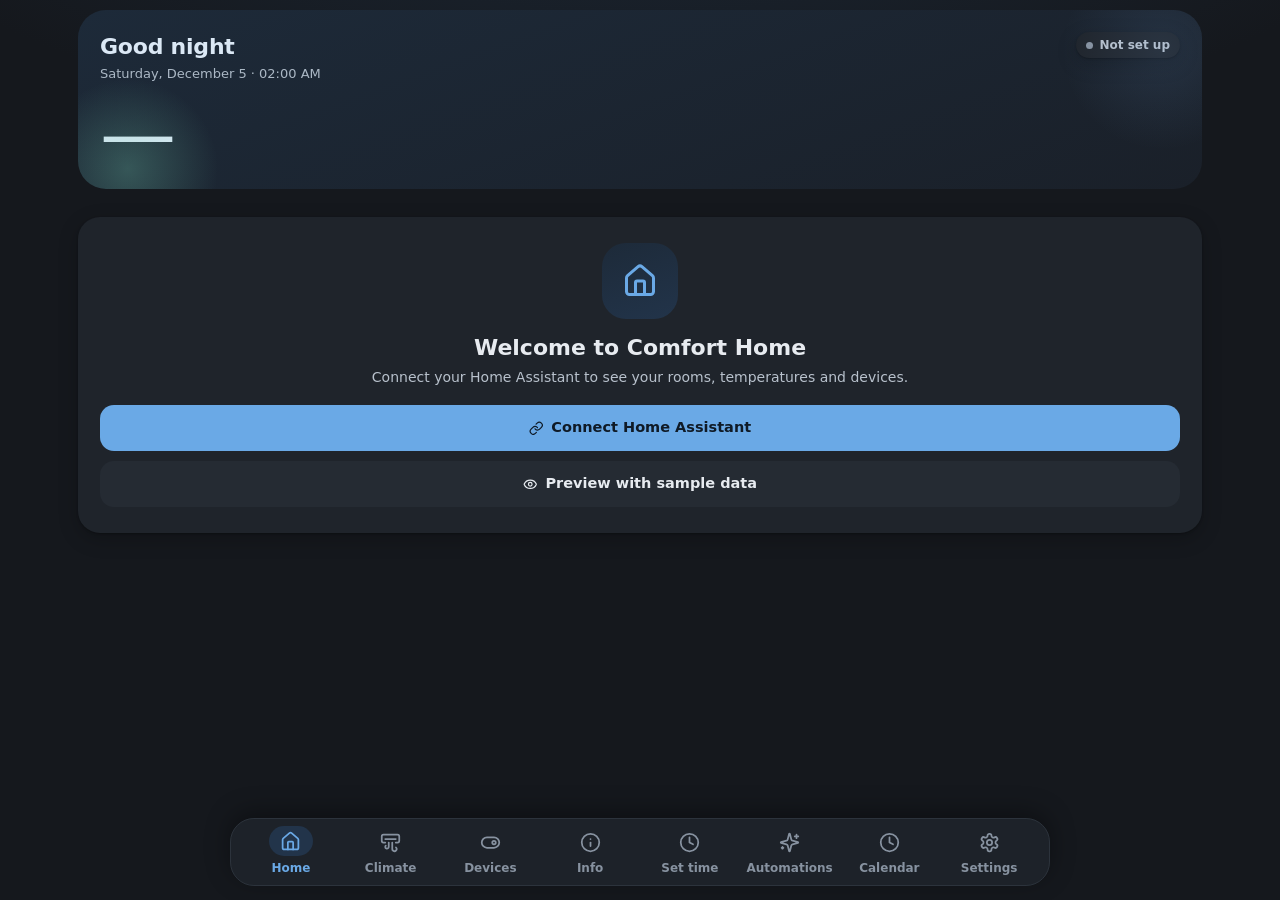
<file: index.html>
<!doctype html>
<html lang="en" data-theme="light">
<head>
<meta charset="utf-8">
<meta name="viewport" content="width=device-width,initial-scale=1,viewport-fit=cover">
<meta http-equiv="Content-Security-Policy" content="default-src 'self'; script-src 'self'; style-src 'self' 'unsafe-inline'; img-src 'self' data:; connect-src 'self' ws: wss: http: https:; worker-src 'self'; manifest-src 'self'; object-src 'none'; base-uri 'none'; form-action 'none'">
<meta name="referrer" content="no-referrer">
<meta name="theme-color" content="#f2f4f7">
<meta name="color-scheme" content="light dark">
<meta name="format-detection" content="telephone=no">
<!-- iPhone / iPad home-screen app -->
<meta name="mobile-web-app-capable" content="yes">
<meta name="apple-mobile-web-app-capable" content="yes">
<meta name="apple-mobile-web-app-title" content="Comfort">
<meta name="apple-mobile-web-app-status-bar-style" content="default">
<meta name="application-name" content="Comfort Home">
<title>Comfort Home</title>
<link rel="manifest" href="manifest.json">
<link rel="icon" type="image/png" sizes="32x32" href="icons/favicon-32.png">
<link rel="apple-touch-icon" sizes="180x180" href="icons/apple-touch-icon.png">
<link rel="stylesheet" href="styles.css">
<link rel="stylesheet" href="wall.css">
<link rel="stylesheet" href="extra.css">
</head>
<body>
<div id="app"><main id="view" aria-live="polite"></main><div id="sheet"></div><div id="nav"></div></div>
<div id="toasts" aria-live="assertive"></div>
<noscript>Comfort Home needs JavaScript.</noscript>
<script src="icons.js"></script>
<script src="wall.js"></script>
<script src="extra.js"></script>
<script src="moods.js"></script>
<script src="fx.js"></script>
<script src="sounds.js"></script>
<script src="app.js"></script>
</body>
</html>
</file>
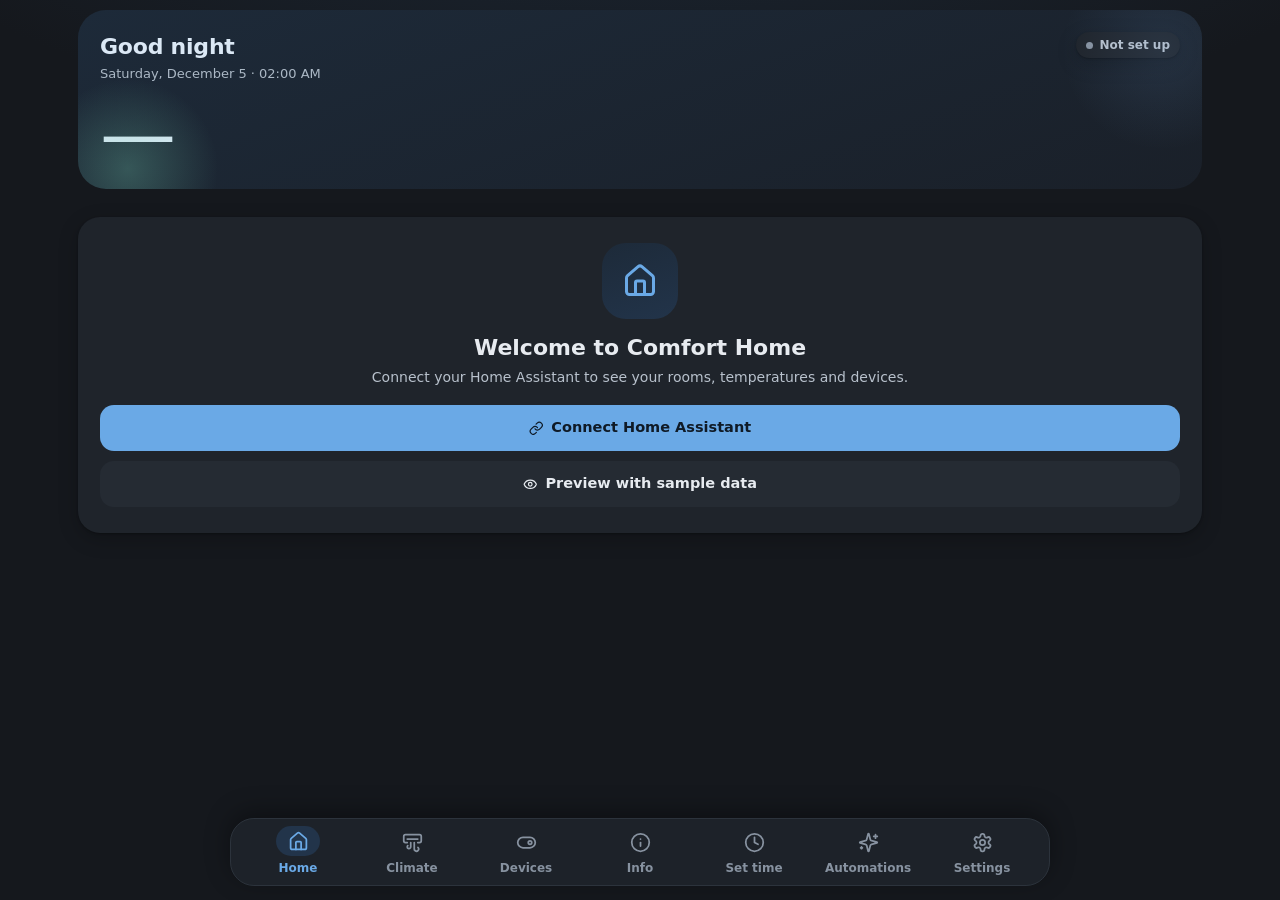
<file: index (1).html>
<!doctype html>
<html lang="en" data-theme="light">
<head>
<meta charset="utf-8">
<meta name="viewport" content="width=device-width,initial-scale=1,viewport-fit=cover">
<meta http-equiv="Content-Security-Policy" content="default-src 'self'; script-src 'self'; style-src 'self' 'unsafe-inline'; img-src 'self' data:; connect-src 'self' ws: wss: http: https:; worker-src 'self'; manifest-src 'self'; object-src 'none'; base-uri 'none'; form-action 'none'">
<meta name="referrer" content="no-referrer">
<meta name="theme-color" content="#f2f4f7">
<meta name="color-scheme" content="light dark">
<meta name="format-detection" content="telephone=no">
<!-- iPhone / iPad home-screen app -->
<meta name="mobile-web-app-capable" content="yes">
<meta name="apple-mobile-web-app-capable" content="yes">
<meta name="apple-mobile-web-app-title" content="Comfort">
<meta name="apple-mobile-web-app-status-bar-style" content="default">
<meta name="application-name" content="Comfort Home">
<title>Comfort Home</title>
<link rel="manifest" href="manifest.json">
<link rel="icon" type="image/png" sizes="32x32" href="icons/favicon-32.png">
<link rel="apple-touch-icon" sizes="180x180" href="icons/apple-touch-icon.png">
<link rel="stylesheet" href="styles.css">
</head>
<body>
<div id="app"><main id="view" aria-live="polite"></main><div id="sheet"></div><div id="nav"></div></div>
<div id="toasts" aria-live="assertive"></div>
<noscript>Comfort Home needs JavaScript.</noscript>
<script src="icons.js"></script>
<script src="app.js"></script>
</body>
</html>
</file>
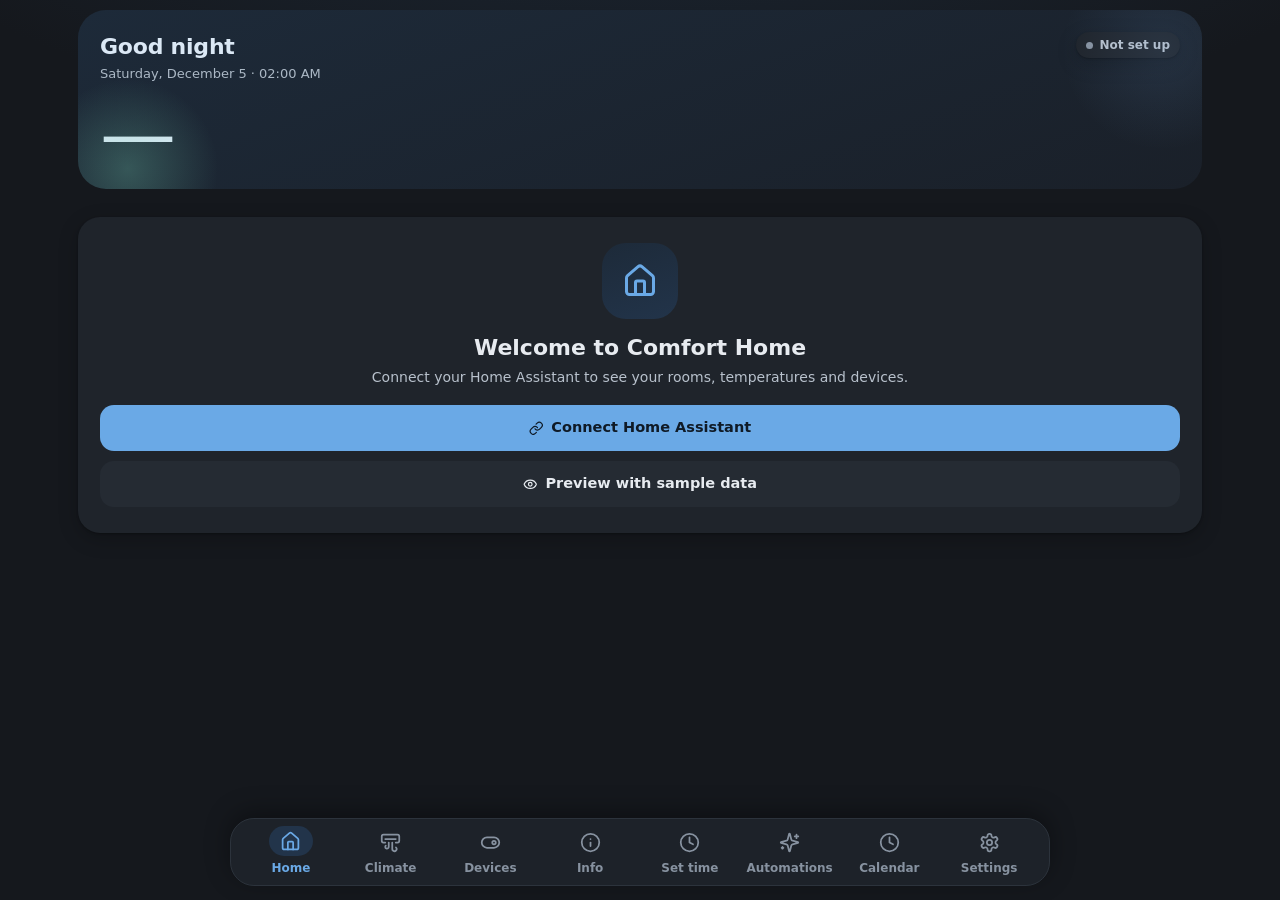
<file: ipad.html>
<!doctype html>
<html lang="nl" data-theme="light">
<head>
<meta charset="utf-8">
<meta name="viewport" content="width=device-width,initial-scale=1,viewport-fit=cover">
<meta name="referrer" content="no-referrer">
<meta name="format-detection" content="telephone=no">
<meta name="apple-mobile-web-app-capable" content="yes">
<meta name="mobile-web-app-capable" content="yes">
<meta name="apple-mobile-web-app-title" content="Comfort">
<meta name="apple-mobile-web-app-status-bar-style" content="default">
<meta name="theme-color" content="#f2f4f7">
<title>Comfort</title>
<link rel="apple-touch-icon" href="[data-uri]">
<style>html,body{margin:0;background:#f2f4f7;font-family:-apple-system,BlinkMacSystemFont,"Segoe UI",Roboto,sans-serif}@media (prefers-color-scheme:dark){html,body{background:#0f1115}}#boot{position:fixed;top:0;left:0;right:0;bottom:0;display:flex;align-items:center;justify-content:center;color:#8a93a3;font-size:15px}</style>
</head>
<body>
<div id="app"><main id="view" aria-live="polite"></main><div id="sheet"></div><div id="nav"></div></div>
<div id="toasts" aria-live="assertive"></div>
<div id="boot">Comfort laden…</div>
<script>
/* Comfort Home start page (Home Assistant www folder). Chooses the right version for this device:
   - iPad mini 2 / iOS 12 and other older browsers: the light legacy version (comfort-legacy.*)
   - modern browsers: the normal Comfort app. Code is loaded from GitHub, so updates arrive automatically. */
(function () {
  var BASE = 'https://oscarpercymelchior-hub.github.io/Comfort-home-/';
  var ua = navigator.userAgent; var m = /OS (\d+)_(\d+)(?:_\d+)? like Mac OS X/.exec(ua); var ios = m ? +m[1] : null;
  function flexGap() { var d = document.createElement('div'); d.style.display = 'flex'; d.style.flexDirection = 'column'; d.style.rowGap = '1px'; d.appendChild(document.createElement('div')); d.appendChild(document.createElement('div')); document.body.appendChild(d); var ok = d.scrollHeight === 1; d.parentNode.removeChild(d); return ok; }
  function modernJs() { try { new Function('var a={};a?.b;a??1;'); return true; } catch (e) { return false; } }
  var legacy = /[?&]legacy=1/.test(location.search) || (ios !== null && ios < 14) || !flexGap() || !modernJs();
  if (/[?&]modern=1/.test(location.search)) legacy = false;
  var dev = { legacy: legacy, ios: ios, w: screen.width, h: screen.height, dpr: window.devicePixelRatio || 1, standalone: navigator.standalone === true, flexGap: flexGap() };
  window.__COMFORT_DEVICE = dev;
  document.documentElement.className += legacy ? ' legacy' + (dev.flexGap ? '' : ' nofg') : ' modern';
  window.__COMFORT_BASE = BASE;
  var v = '?v=' + Math.floor(Date.now() / 600000);
  function css(href) { var l = document.createElement('link'); l.rel = 'stylesheet'; l.href = href + v; document.head.appendChild(l); }
  function js(list, i) { if (i >= list.length) { var b = document.getElementById('boot'); if (b) b.parentNode.removeChild(b); return; } var s = document.createElement('script'); s.src = list[i] + v; s.onload = function () { js(list, i + 1); }; s.onerror = function () { var b = document.getElementById('boot'); if (b) b.innerHTML = 'Kon Comfort niet laden. Controleer de internetverbinding en probeer opnieuw.'; }; document.body.appendChild(s); }
  function load() {
  if (legacy) { css(BASE + 'comfort-legacy.css'); js([BASE + 'comfort-legacy.js'], 0); }
  else { css(BASE + 'styles.css'); css(BASE + 'wall.css'); css(BASE + 'extra.css'); js([BASE + 'icons.js', BASE + 'wall.js', BASE + 'extra.js', BASE + 'moods.js', BASE + 'fx.js', BASE + 'sounds.js', BASE + 'app.js'], 0); }
  }
  // ask GitHub for the current version (never cached) so a new release shows up right away
  var done = false; function go() { if (!done) { done = true; load(); } }
  try { var x = new XMLHttpRequest(); x.open('GET', BASE + 'version.json?t=' + Date.now(), true); x.timeout = 3000;
    x.onload = function () { try { var ver = JSON.parse(x.responseText).version; if (ver) v = '?v=' + encodeURIComponent(ver); } catch (e) { /* */ } go(); };
    x.onerror = go; x.ontimeout = go; x.send(); } catch (e) { go(); }
  setTimeout(go, 3500);
})();
</script>
</body>
</html>
</file>
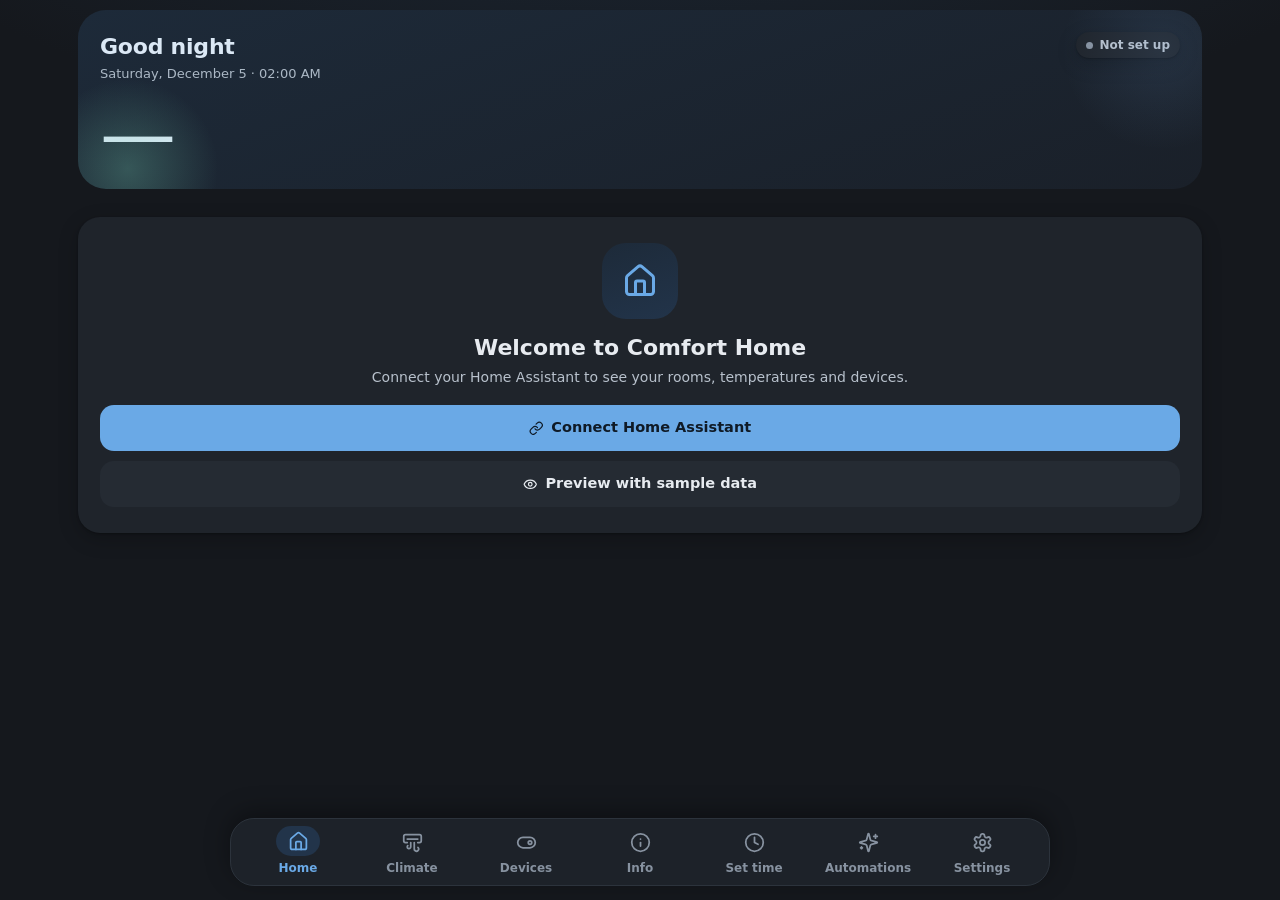
<file: comfort-1.10.0-muurpaneel-voor-github/ipad.html>
<!doctype html>
<html lang="nl" data-theme="light">
<head>
<meta charset="utf-8">
<meta name="viewport" content="width=device-width,initial-scale=1,viewport-fit=cover">
<meta name="referrer" content="no-referrer">
<meta name="format-detection" content="telephone=no">
<meta name="apple-mobile-web-app-capable" content="yes">
<meta name="mobile-web-app-capable" content="yes">
<meta name="apple-mobile-web-app-title" content="Comfort">
<meta name="apple-mobile-web-app-status-bar-style" content="default">
<meta name="theme-color" content="#f2f4f7">
<title>Comfort</title>
<link rel="apple-touch-icon" href="[data-uri]">
<style>html,body{margin:0;background:#f2f4f7;font-family:-apple-system,BlinkMacSystemFont,"Segoe UI",Roboto,sans-serif}@media (prefers-color-scheme:dark){html,body{background:#0f1115}}#boot{position:fixed;top:0;left:0;right:0;bottom:0;display:flex;align-items:center;justify-content:center;color:#8a93a3;font-size:15px}</style>
</head>
<body>
<div id="app"><main id="view" aria-live="polite"></main><div id="sheet"></div><div id="nav"></div></div>
<div id="toasts" aria-live="assertive"></div>
<div id="boot">Comfort laden…</div>
<script>
/* Comfort Home start page (Home Assistant www folder). Chooses the right version for this device:
   - iPad mini 2 / iOS 12 and other older browsers: the light legacy version (comfort-legacy.*)
   - modern browsers: the normal Comfort app. Code is loaded from GitHub, so updates arrive automatically. */
(function () {
  var BASE = 'https://oscarpercymelchior-hub.github.io/Comfort-home-/';
  var ua = navigator.userAgent; var m = /OS (\d+)_(\d+)(?:_\d+)? like Mac OS X/.exec(ua); var ios = m ? +m[1] : null;
  function flexGap() { var d = document.createElement('div'); d.style.display = 'flex'; d.style.flexDirection = 'column'; d.style.rowGap = '1px'; d.appendChild(document.createElement('div')); d.appendChild(document.createElement('div')); document.body.appendChild(d); var ok = d.scrollHeight === 1; d.parentNode.removeChild(d); return ok; }
  function modernJs() { try { new Function('var a={};a?.b;a??1;'); return true; } catch (e) { return false; } }
  var legacy = /[?&]legacy=1/.test(location.search) || (ios !== null && ios < 14) || !flexGap() || !modernJs();
  if (/[?&]modern=1/.test(location.search)) legacy = false;
  var dev = { legacy: legacy, ios: ios, w: screen.width, h: screen.height, dpr: window.devicePixelRatio || 1, standalone: navigator.standalone === true, flexGap: flexGap() };
  window.__COMFORT_DEVICE = dev;
  document.documentElement.className += legacy ? ' legacy' + (dev.flexGap ? '' : ' nofg') : ' modern';
  var v = '?v=' + Math.floor(Date.now() / 600000);
  function css(href) { var l = document.createElement('link'); l.rel = 'stylesheet'; l.href = href + v; document.head.appendChild(l); }
  function js(list, i) { if (i >= list.length) { var b = document.getElementById('boot'); if (b) b.parentNode.removeChild(b); return; } var s = document.createElement('script'); s.src = list[i] + v; s.onload = function () { js(list, i + 1); }; s.onerror = function () { var b = document.getElementById('boot'); if (b) b.innerHTML = 'Kon Comfort niet laden. Controleer de internetverbinding en probeer opnieuw.'; }; document.body.appendChild(s); }
  if (legacy) { css(BASE + 'comfort-legacy.css'); js([BASE + 'comfort-legacy.js'], 0); }
  else { css(BASE + 'styles.css'); css(BASE + 'wall.css'); js([BASE + 'icons.js', BASE + 'wall.js', BASE + 'app.js'], 0); }
})();
</script>
</body>
</html>
</file>
<file: styles.css>
/* Comfort Home — design system
   Inspired by the calm, pastel, card-based look of Panasonic Comfort Cloud. Original branding. */
:root{
  --bg:#f2f4f7; --bg2:#e9eef4; --card:#ffffff; --card2:#f7f9fb; --text:#1d2733; --text2:#4a5868; --muted:#8a96a3; --line:#e4e9ef;
  --accent:#2f86d6; --accent-ink:#ffffff; --accent-soft:#e2effb; --accent-2:#5aa7ea;
  --ok:#2fa57d; --warn:#e48a3c; --bad:#d9534f;
  --blue:#e4f0fb; --blue-i:#2f7fc8; --mint:#e1f4ec; --mint-i:#2b9a74; --warm:#fdeedf; --warm-i:#d27a32;
  --lav:#ece9f8; --lav-i:#6c5fc7; --rose:#fbe8ec; --rose-i:#c8556c; --sand:#faf3dc; --sand-i:#b08a1e;
  --hero1:#dcecfb; --hero2:#eef6fd; --hero-ink:#173a5e;
  --shadow:0 1px 2px rgba(20,40,70,.04),0 4px 14px rgba(20,40,70,.06);
  --shadow-lg:0 10px 40px rgba(20,40,70,.16);
  --r:20px; --r-sm:14px; --gap:12px; --pad:18px;
  --nav-h:68px; --safe-b:env(safe-area-inset-bottom,0px); --safe-t:env(safe-area-inset-top,0px); --safe-l:env(safe-area-inset-left,0px); --safe-r:env(safe-area-inset-right,0px);
  --tog-off:#d5dde6; --scrim:rgba(18,28,40,.32);
  color-scheme:light;
}
html[data-theme="dark"]{
  --bg:#15181d; --bg2:#1b1f25; --card:#1f242b; --card2:#252b33; --text:#e7ebf0; --text2:#b8c1cc; --muted:#8792a0; --line:#2c333c;
  --accent:#6aa9e6; --accent-ink:#0f1a26; --accent-soft:#22344a; --accent-2:#87bcef;
  --ok:#5cc39d; --warn:#e8a364; --bad:#e57873;
  --blue:#1f2d3c; --blue-i:#86b9ea; --mint:#1c2f2a; --mint-i:#7fcfae; --warm:#33281f; --warm-i:#e7ae7c;
  --lav:#27253a; --lav-i:#aea5ea; --rose:#33232a; --rose-i:#e59aaa; --sand:#2f2b1d; --sand-i:#d6bd70;
  --hero1:#1d2a39; --hero2:#1a2029; --hero-ink:#dbe8f5;
  --shadow:0 1px 2px rgba(0,0,0,.2),0 4px 14px rgba(0,0,0,.18);
  --shadow-lg:0 10px 40px rgba(0,0,0,.5);
  --tog-off:#3a424d; --scrim:rgba(0,0,0,.5);
  color-scheme:dark;
}
*{box-sizing:border-box;-webkit-tap-highlight-color:transparent}
html,body{margin:0;background:var(--bg);color:var(--text)}
html{transition:background-color .4s;-webkit-text-size-adjust:100%;text-size-adjust:100%}
body{font-family:system-ui,-apple-system,"Segoe UI",Roboto,"Helvetica Neue",Arial,sans-serif;font-size:15px;line-height:1.35;
  -webkit-font-smoothing:antialiased;text-rendering:optimizeLegibility;overscroll-behavior-y:none;min-height:100vh;min-height:100dvh}
button,input,select{font:inherit;color:inherit}
button{background:none;border:0;padding:0;cursor:pointer;touch-action:manipulation}
button,a,.tile,.room,.chip,nav.bn{-webkit-user-select:none;user-select:none;-webkit-touch-callout:none}
a,button,input,select,label{touch-action:manipulation}
button:focus-visible,input:focus-visible,select:focus-visible,a:focus-visible{outline:2px solid var(--accent);outline-offset:2px}
.i{width:1em;height:1em;flex:none;fill:none;stroke:currentColor;stroke-width:2;stroke-linecap:round;stroke-linejoin:round}
.num{font-variant-numeric:tabular-nums;font-feature-settings:"tnum"}

#app{max-width:560px;margin:0 auto;min-height:100vh;min-height:100dvh;position:relative}
#view{padding:calc(var(--safe-t) + 10px) calc(var(--pad) + var(--safe-r)) calc(var(--nav-h) + var(--safe-b) + 24px) calc(var(--pad) + var(--safe-l))}
.page{animation:pageIn .2s cubic-bezier(.2,.7,.3,1)}
@keyframes pageIn{from{opacity:0;transform:translateY(8px)}to{opacity:1;transform:none}}
.page.sub{animation-name:subIn}
@keyframes subIn{from{opacity:0;transform:translateX(18px)}to{opacity:1;transform:none}}

/* top bar */
.topbar{display:flex;align-items:center;gap:10px;min-height:52px;margin-bottom:6px}
.topbar h1{font-size:24px;font-weight:650;letter-spacing:-.01em;margin:0;flex:1}
.topbar .sub{color:var(--muted);font-size:13px;font-weight:500}
.iconbtn{width:44px;height:44px;border-radius:50%;display:grid;place-items:center;font-size:20px;color:var(--text2);background:var(--card);box-shadow:var(--shadow);flex:none}
.iconbtn:active{transform:scale(.94)}

/* connection pill */
.pill{display:inline-flex;align-items:center;gap:6px;font-size:12px;font-weight:600;padding:5px 10px;border-radius:999px;background:var(--card);color:var(--text2);box-shadow:var(--shadow);white-space:nowrap}
.pill .dot{width:7px;height:7px;border-radius:50%;background:var(--muted)}
.pill.connected .dot{background:var(--ok)}
.pill.connecting .dot,.pill.reconnecting .dot{background:var(--warn);animation:blink 1s infinite}
.pill.error .dot,.pill.disconnected .dot,.pill.auth_invalid .dot{background:var(--bad)}
.pill.demo{background:var(--lav);color:var(--lav-i)} .pill.demo .dot{background:var(--lav-i)}
@keyframes blink{50%{opacity:.3}}

/* sections */
.sec{margin-top:24px}
.sec-h{display:flex;align-items:baseline;justify-content:space-between;margin:0 2px 10px}
.sec-h h2{font-size:16px;font-weight:650;margin:0;letter-spacing:-.005em}
.sec-h .aux{font-size:13px;color:var(--muted);font-weight:500}
.sec-h a,.sec-h button.link{font-size:13px;color:var(--accent);font-weight:600;text-decoration:none;padding:6px 0 6px 10px}
.card{background:var(--card);border-radius:var(--r);box-shadow:var(--shadow)}
.hint{font-size:13px;color:var(--muted);margin:10px 2px 0}

/* hero */
.hero{border-radius:24px;padding:20px 20px 18px;background:linear-gradient(160deg,var(--hero1),var(--hero2));color:var(--hero-ink);position:relative;overflow:hidden}
.hero::after{content:"";position:absolute;right:-60px;top:-60px;width:200px;height:200px;border-radius:50%;background:radial-gradient(closest-side,rgba(255,255,255,.55),rgba(255,255,255,0));pointer-events:none}
html[data-theme="dark"] .hero::after{background:radial-gradient(closest-side,rgba(120,170,230,.12),rgba(0,0,0,0))}
.hero-top{display:flex;justify-content:space-between;align-items:flex-start;gap:10px}
.greet{font-size:22px;font-weight:650;letter-spacing:-.01em;margin:0}
.when{font-size:13px;opacity:.75;margin-top:3px;font-weight:500}
.hero-temp{display:flex;align-items:flex-end;gap:14px;margin-top:18px}
.bigt{font-weight:250;font-size:76px;line-height:.9;letter-spacing:-.04em}
.bigt small{font-size:34px;font-weight:300;letter-spacing:-.02em}
.hero-meta{padding-bottom:6px;font-size:13px;line-height:1.5}
.hero-meta b{font-weight:650;display:block;font-size:14px}
.hero-meta span{opacity:.75}
.status-row{display:flex;flex-wrap:wrap;gap:8px;margin-top:16px}
.stat{display:inline-flex;align-items:center;gap:6px;font-size:12.5px;font-weight:600;background:rgba(255,255,255,.6);padding:7px 11px;border-radius:999px}
html[data-theme="dark"] .stat{background:rgba(255,255,255,.06)}
.stat .i{font-size:14px}
.stat.warn{color:var(--warn)} .stat.bad{color:var(--bad)}

/* room temp cards */
.rooms-grid{display:grid;grid-template-columns:repeat(auto-fit,minmax(148px,1fr));gap:var(--gap)}
.room{border-radius:var(--r);padding:15px 15px 14px;text-align:left;display:flex;flex-direction:column;gap:2px;min-height:128px;position:relative;transition:transform .15s}
.room:active{transform:scale(.97)}
.room .ri{width:34px;height:34px;border-radius:11px;display:grid;place-items:center;font-size:18px;background:rgba(255,255,255,.7);margin-bottom:8px}
html[data-theme="dark"] .room .ri{background:rgba(255,255,255,.07)}
.room .rn{font-size:14px;font-weight:600;color:var(--text);white-space:nowrap;overflow:hidden;text-overflow:ellipsis;padding-right:26px}
.room .rt{font-size:30px;font-weight:300;letter-spacing:-.03em;line-height:1.1;color:var(--text)}
.room .rt small{font-size:17px}
.room .rh{font-size:12.5px;color:var(--text2);display:flex;align-items:center;gap:4px;font-weight:500}
.room .trend{position:absolute;top:14px;right:14px;font-size:15px;opacity:.85}
.room.na .rt{color:var(--muted)}
.c-blue{background:var(--blue)} .c-blue .ri,.c-blue .trend{color:var(--blue-i)}
.c-mint{background:var(--mint)} .c-mint .ri,.c-mint .trend{color:var(--mint-i)}
.c-warm{background:var(--warm)} .c-warm .ri,.c-warm .trend{color:var(--warm-i)}
.c-lav{background:var(--lav)} .c-lav .ri,.c-lav .trend{color:var(--lav-i)}
.c-rose{background:var(--rose)} .c-rose .ri,.c-rose .trend{color:var(--rose-i)}
.c-sand{background:var(--sand)} .c-sand .ri,.c-sand .trend{color:var(--sand-i)}

/* device tiles */
.tiles{display:grid;grid-template-columns:repeat(auto-fill,minmax(150px,1fr));gap:10px}
.tile{background:var(--card);border-radius:18px;box-shadow:var(--shadow);padding:12px 12px 12px 14px;display:flex;flex-direction:column;gap:10px;min-height:104px;position:relative;text-align:left;transition:background-color .25s,transform .15s}
.tile:active{transform:scale(.98)}
.tile .top{display:flex;align-items:center;justify-content:space-between;gap:6px}
.dico{width:38px;height:38px;border-radius:12px;display:grid;place-items:center;font-size:19px;background:var(--card2);color:var(--muted);transition:background-color .25s,color .25s;flex:none}
.tile .tn{font-size:14px;font-weight:600;line-height:1.25;display:-webkit-box;-webkit-line-clamp:2;-webkit-box-orient:vertical;overflow:hidden}
.tile .ts{font-size:12px;color:var(--muted);font-weight:500;margin-top:2px;white-space:nowrap;overflow:hidden;text-overflow:ellipsis}
.tile.on .dico{background:var(--accent-soft);color:var(--accent)}
.tile.on .ts{color:var(--accent)}
.tile.on.k-light .dico{background:var(--sand);color:var(--sand-i)} .tile.on.k-light .ts{color:var(--sand-i)}
.tile.on.k-plug .dico,.tile.on.k-switch .dico{background:var(--mint);color:var(--mint-i)} .tile.on.k-plug .ts,.tile.on.k-switch .ts{color:var(--mint-i)}
.tile.on.k-cover .dico{background:var(--lav);color:var(--lav-i)} .tile.on.k-cover .ts{color:var(--lav-i)}
.tile.on.k-climate .dico{background:var(--blue);color:var(--blue-i)}
.tile.na{opacity:.6}
.tile .tbody{display:block;width:100%;text-align:left}

/* toggle */
.tg{position:relative;width:48px;height:28px;border-radius:999px;background:var(--tog-off);transition:background-color .22s;flex:none}
.tg::before{content:"";position:absolute;inset:-9px -4px}  /* bigger hit area */
.tg .kn{position:absolute;top:3px;left:3px;width:22px;height:22px;border-radius:50%;background:#fff;box-shadow:0 1px 3px rgba(0,0,0,.25);transition:transform .22s cubic-bezier(.3,.7,.4,1)}
.tg[aria-checked="true"]{background:var(--accent)}
.tg[aria-checked="true"] .kn{transform:translateX(20px)}
.tg.pending .kn{transform:translateX(10px);animation:pulse .8s infinite alternate}
.tg.pending{background:var(--accent-2)}
.tg:disabled{opacity:.45}
@keyframes pulse{to{box-shadow:0 0 0 5px rgba(47,134,214,.18)}}
.runbtn{height:32px;padding:0 14px;border-radius:999px;background:var(--accent-soft);color:var(--accent);font-weight:650;font-size:13px}
.runbtn.pending{opacity:.6}

/* chips */
.chips{display:flex;gap:8px;overflow-x:auto;scrollbar-width:none;margin:0 calc(-1*var(--pad));padding:2px var(--pad) 4px;scroll-snap-type:x proximity}
.chips::-webkit-scrollbar{display:none}
.chip{display:inline-flex;align-items:center;gap:7px;white-space:nowrap;height:40px;padding:0 14px 0 10px;border-radius:999px;background:var(--card);box-shadow:var(--shadow);font-size:13.5px;font-weight:600;scroll-snap-align:start;flex:none}
.chip .i{font-size:16px;color:var(--accent)}
.chip.on-light .i{color:var(--sand-i)}
.chip.sel{background:var(--accent);color:var(--accent-ink)} .chip.sel .i{color:inherit}
.chip .cnt{font-size:12px;opacity:.6;font-weight:600}
.empty{padding:16px;border-radius:var(--r);background:var(--card);box-shadow:var(--shadow);color:var(--muted);font-size:14px;display:flex;align-items:center;gap:10px}
.empty .i{font-size:20px}

/* list rows */
.list{display:flex;flex-direction:column;gap:10px}
.row{display:flex;align-items:center;gap:12px;background:var(--card);border-radius:18px;box-shadow:var(--shadow);padding:12px 14px;min-height:64px;text-align:left;width:100%}
.row .rb{flex:1;min-width:0;display:block;text-align:left}
.row .rn{font-weight:600;font-size:15px;white-space:nowrap;overflow:hidden;text-overflow:ellipsis}
.row .rs{font-size:12.5px;color:var(--muted);font-weight:500;margin-top:2px;white-space:nowrap;overflow:hidden;text-overflow:ellipsis}
.row.on .dico{background:var(--accent-soft);color:var(--accent)}
.row.on.k-light .dico{background:var(--sand);color:var(--sand-i)}
.row.on.k-plug .dico,.row.on.k-switch .dico{background:var(--mint);color:var(--mint-i)}
.row.on.k-cover .dico{background:var(--lav);color:var(--lav-i)}
.row.na{opacity:.6}
.star{width:40px;height:40px;display:grid;place-items:center;font-size:18px;color:var(--muted);flex:none;border-radius:50%}
.star.fav{color:#e9a82b} .star.fav .i{fill:#e9a82b}
.rvalue{font-size:16px;font-weight:600;white-space:nowrap}

/* rooms list */
.roomrow{display:flex;align-items:center;gap:14px;padding:14px 14px 14px 14px;border-radius:var(--r);text-align:left;width:100%;transition:transform .15s}
.roomrow:active{transform:scale(.985)}
.roomrow .ri{width:46px;height:46px;border-radius:15px;display:grid;place-items:center;font-size:22px;background:rgba(255,255,255,.7);flex:none}
html[data-theme="dark"] .roomrow .ri{background:rgba(255,255,255,.07)}
.roomrow .rb{flex:1;min-width:0}
.roomrow .rn{font-size:16px;font-weight:650}
.roomrow .rs{font-size:12.5px;color:var(--text2);margin-top:3px;font-weight:500}
.roomrow .rt{font-size:28px;font-weight:300;letter-spacing:-.03em;text-align:right}
.roomrow .rt small{font-size:15px}
.roomrow .rh{font-size:12px;color:var(--text2);text-align:right;font-weight:500}
.roomrow .chev{color:var(--muted);font-size:18px}

/* room detail */
.rhero{border-radius:24px;padding:20px;display:flex;align-items:center;gap:16px;position:relative}
.rhero .ri{width:54px;height:54px;border-radius:17px;font-size:26px;display:grid;place-items:center;background:rgba(255,255,255,.7);flex:none}
html[data-theme="dark"] .rhero .ri{background:rgba(255,255,255,.07)}
.rhero .bigt{font-size:64px;color:var(--text)}
.rhero .meta{font-size:13px;color:var(--text2);font-weight:500;line-height:1.6}
.spark{margin-top:4px;width:100%;height:56px;display:block}
.spark path.l{fill:none;stroke:currentColor;stroke-width:2;stroke-linecap:round;stroke-linejoin:round}
.spark path.a{fill:currentColor;opacity:.12;stroke:none}
.kv{display:flex;flex-direction:column}
.kv .row{min-height:56px}

/* devices page */
.search{display:flex;align-items:center;gap:10px;height:48px;padding:0 14px;border-radius:16px;background:var(--card);box-shadow:var(--shadow);color:var(--muted)}
.search input{flex:1;border:0;outline:0;background:transparent;font-size:16px;color:var(--text);min-width:0;height:100%}
.search .i{font-size:18px}
.seg{display:flex;background:var(--bg2);border-radius:14px;padding:4px;gap:4px}
.seg button{flex:1;height:38px;border-radius:11px;font-size:13.5px;font-weight:600;color:var(--text2);display:flex;align-items:center;justify-content:center;gap:6px;transition:background-color .2s,color .2s}
.seg button.sel{background:var(--card);color:var(--text);box-shadow:var(--shadow)}
.grp-h{font-size:12.5px;font-weight:700;letter-spacing:.04em;text-transform:uppercase;color:var(--muted);margin:20px 4px 8px}
.sticky{position:sticky;top:0;z-index:5;background:var(--bg);padding:calc(var(--safe-t) + 4px) var(--pad) 8px;margin:calc(-1*var(--safe-t) - 10px) calc(-1*var(--pad)) 0}
.sticky .topbar{margin-bottom:8px}

/* climate */
.clim{padding:20px 18px 22px;text-align:center;position:relative}
.clim-head{display:flex;align-items:center;justify-content:space-between;gap:10px;text-align:left}
.clim-head .cn{font-weight:650;font-size:16px}
.clim-head .cs{font-size:12.5px;color:var(--muted);font-weight:500;margin-top:2px}
.pwr{width:52px;height:52px;border-radius:50%;display:grid;place-items:center;font-size:22px;background:var(--card2);color:var(--muted);box-shadow:var(--shadow);transition:background-color .25s,color .25s;flex:none}
.pwr.on{background:var(--accent);color:var(--accent-ink)}
.pwr.pending{animation:blink 1s infinite}
.dial{position:relative;width:min(260px,70vw);aspect-ratio:1;margin:14px auto 4px}
.dial>svg{width:100%;height:100%;display:block}
.dial .ct .i{font-size:14px}
.dial .trk{fill:none;stroke:var(--bg2);stroke-width:14;stroke-linecap:round}
.dial .arc{fill:none;stroke:url(#dg);stroke-width:14;stroke-linecap:round;transition:stroke-dashoffset .35s ease}
.dial .knob{fill:var(--card);stroke:var(--accent);stroke-width:4;transition:cx .35s,cy .35s}
.dial .mid{position:absolute;inset:0;display:flex;flex-direction:column;align-items:center;justify-content:center;gap:2px}
.dial .lbl{font-size:12px;font-weight:600;color:var(--muted);text-transform:uppercase;letter-spacing:.08em}
.dial .tt{font-size:68px;font-weight:250;letter-spacing:-.04em;line-height:1}
.dial .tt small{font-size:28px;font-weight:300}
.dial .ct{font-size:13px;color:var(--text2);font-weight:500;display:flex;align-items:center;gap:4px}
.dial.off .arc{stroke:var(--muted);opacity:.35}
.dial.off .tt{color:var(--muted)}
.dial .sending{font-size:11px;color:var(--accent);font-weight:600;height:14px}
.steppers{display:flex;align-items:center;justify-content:center;gap:28px;margin-top:4px}
.step{width:64px;height:64px;border-radius:50%;background:var(--card2);box-shadow:var(--shadow);display:grid;place-items:center;font-size:26px;color:var(--accent);transition:transform .12s}
.step:active{transform:scale(.92)}
.step:disabled{opacity:.4}
.range{width:100%;margin:18px 0 2px;-webkit-appearance:none;appearance:none;height:36px;background:transparent}
.range::-webkit-slider-runnable-track{height:8px;border-radius:8px;background:linear-gradient(90deg,var(--accent) var(--p,50%),var(--bg2) var(--p,50%))}
.range::-moz-range-track{height:8px;border-radius:8px;background:var(--bg2)}
.range::-moz-range-progress{height:8px;border-radius:8px;background:var(--accent)}
.range::-webkit-slider-thumb{-webkit-appearance:none;width:28px;height:28px;border-radius:50%;background:var(--card);border:3px solid var(--accent);margin-top:-10px;box-shadow:0 2px 6px rgba(0,0,0,.2)}
.range::-moz-range-thumb{width:22px;height:22px;border-radius:50%;background:var(--card);border:3px solid var(--accent)}
.range:disabled{opacity:.45}
.rlab{display:flex;justify-content:space-between;font-size:12px;color:var(--muted);font-weight:500}
.ctl-card{padding:16px}
.ctl-card h3{font-size:14px;font-weight:650;margin:0 0 12px;display:flex;align-items:center;gap:8px;color:var(--text2)}
.modes{display:grid;grid-template-columns:repeat(auto-fit,minmax(64px,1fr));gap:8px}
.mode{display:flex;flex-direction:column;align-items:center;gap:6px;padding:12px 4px;border-radius:16px;background:var(--card2);font-size:12px;font-weight:600;color:var(--text2);transition:background-color .2s,color .2s;min-height:68px;justify-content:center}
.mode .i{font-size:22px}
.mode.sel{background:var(--accent);color:var(--accent-ink)}
.mode.sel.m-heat{background:#ec8b45;color:#fff} .mode.sel.m-cool{background:#3d93dd;color:#fff} .mode.sel.m-dry{background:#3aa9a0;color:#fff} .mode.sel.m-fan_only{background:#6f9bd0;color:#fff} .mode.sel.m-auto,.mode.sel.m-heat_cool{background:#7c74d6;color:#fff}
.mode.pending{opacity:.6}
.fan{display:flex;gap:6px;flex-wrap:wrap}
.fan button{white-space:nowrap;flex:1 1 auto;min-height:44px;border-radius:13px;background:var(--card2);font-size:13px;font-weight:600;color:var(--text2);padding:0 8px;transition:background-color .2s,color .2s}
.fan button.sel{background:var(--accent-soft);color:var(--accent);box-shadow:inset 0 0 0 1.5px var(--accent)}
.fan button.pending{opacity:.6}
.bars{display:inline-flex;gap:2px;align-items:flex-end;height:14px;margin-right:4px;vertical-align:-2px}
.bars i{width:3px;border-radius:2px;background:currentColor;opacity:.25}
.bars i.f{opacity:1}
.range2{display:grid;grid-template-columns:1fr 1fr;gap:10px;margin-top:14px}
.mini-step{background:var(--card2);border-radius:16px;padding:10px;display:flex;align-items:center;justify-content:space-between}
.mini-step button{width:40px;height:40px;border-radius:50%;background:var(--card);display:grid;place-items:center;font-size:18px;color:var(--accent);box-shadow:var(--shadow)}
.mini-step .v{font-size:20px;font-weight:400}
.mini-step .l{font-size:11px;color:var(--muted);font-weight:600;text-transform:uppercase}
.climini{display:flex;align-items:center;gap:14px;padding:16px;text-align:left;width:100%}
.climini .dico{width:48px;height:48px;border-radius:15px;font-size:22px}
.climini.on .dico{background:var(--blue);color:var(--blue-i)}
.climini .t{font-size:28px;font-weight:300;letter-spacing:-.03em;margin-left:auto}

/* settings */
.set{overflow:hidden}
.set .it{display:flex;align-items:center;gap:12px;padding:14px 16px;min-height:58px;border-top:1px solid var(--line);width:100%;text-align:left}
.set .it:first-child{border-top:0}
.set .it .ic{width:34px;height:34px;border-radius:10px;display:grid;place-items:center;font-size:17px;background:var(--accent-soft);color:var(--accent);flex:none}
.set .it .lb{flex:1;min-width:0}
.set .it .lb b{font-weight:600;font-size:15px;display:block}
.set .it .lb span{font-size:12.5px;color:var(--muted);font-weight:500;display:block;margin-top:2px}
.set .it select,.set .it input[type=time]{background:var(--card2);border:1px solid var(--line);border-radius:10px;height:40px;padding:0 10px;font-size:16px;max-width:52%}
.set .blk{padding:14px 16px;border-top:1px solid var(--line)}
.set .blk:first-child{border-top:0}
.field{display:flex;flex-direction:column;gap:6px;margin-bottom:12px}
.field label{font-size:12.5px;font-weight:650;color:var(--text2)}
.field .inp{display:flex;align-items:center;gap:6px;background:var(--card2);border:1px solid var(--line);border-radius:13px;height:48px;padding:0 6px 0 12px}
.field .inp:focus-within{border-color:var(--accent)}
.field input{flex:1;border:0;outline:0;background:transparent;font-size:16px;min-width:0;height:100%}
.field .help{font-size:12px;color:var(--muted)}
.btns{display:flex;gap:10px;flex-wrap:wrap}
.btn{white-space:nowrap;height:46px;padding:0 18px;border-radius:14px;font-weight:650;font-size:14.5px;background:var(--card2);color:var(--text);display:inline-flex;align-items:center;justify-content:center;gap:8px;flex:1}
.btn.pri{background:var(--accent);color:var(--accent-ink)}
.btn.danger{color:var(--bad)}
.btn:disabled{opacity:.5}
.btn:active{transform:scale(.98)}
.msg{display:flex;gap:10px;align-items:flex-start;padding:12px 14px;border-radius:14px;font-size:13.5px;font-weight:500;margin-bottom:12px;line-height:1.4}
.msg .i{font-size:18px;margin-top:1px}
.msg.bad{background:var(--rose);color:var(--rose-i)} .msg.warn{background:var(--warm);color:var(--warm-i)} .msg.ok{background:var(--mint);color:var(--mint-i)} .msg.info{background:var(--blue);color:var(--blue-i)}

/* banner (connection) */
.banner{display:flex;align-items:center;gap:10px;padding:12px 14px;border-radius:16px;margin-bottom:12px;font-size:13.5px;font-weight:600}
.banner .i{font-size:18px}
.banner .grow{flex:1}
.banner button{font-weight:700;padding:8px 4px}
.banner.reconnecting,.banner.connecting{background:var(--warm);color:var(--warm-i)}
.banner.error,.banner.disconnected,.banner.auth_invalid{background:var(--rose);color:var(--rose-i)}
.banner.demo{background:var(--lav);color:var(--lav-i)}
.banner.install{background:var(--blue);color:var(--blue-i);align-items:flex-start}
.banner.install .grow span{display:block;font-weight:500;margin-top:2px}
.banner.install .i.share{display:inline-block;vertical-align:-3px}
.spin{animation:spin 1s linear infinite}
@keyframes spin{to{transform:rotate(360deg)}}

/* welcome */
.welcome{padding:26px 22px;text-align:center}
.welcome .logo{width:76px;height:76px;border-radius:24px;margin:0 auto 14px;display:grid;place-items:center;font-size:36px;background:linear-gradient(160deg,var(--hero1),var(--accent-soft));color:var(--accent)}
.welcome h2{margin:0 0 6px;font-size:22px}
.welcome p{color:var(--text2);margin:0 0 18px;font-size:14px}

/* bottom nav */
nav.bn{position:fixed;left:0;right:0;bottom:0;z-index:20;display:flex;justify-content:center;pointer-events:none}
nav.bn .in{pointer-events:auto;width:100%;max-width:560px;display:grid;grid-template-columns:repeat(7,1fr);background:var(--card);background:color-mix(in srgb,var(--card) 92%,transparent);backdrop-filter:blur(14px);-webkit-backdrop-filter:blur(14px);border-top:1px solid var(--line);padding:6px calc(2px + var(--safe-r)) calc(6px + var(--safe-b)) calc(2px + var(--safe-l));height:calc(var(--nav-h) + var(--safe-b))}
nav.bn a{display:flex;flex-direction:column;align-items:center;justify-content:center;gap:3px;text-decoration:none;color:var(--muted);font-size:10.5px;font-weight:600;border-radius:14px;min-height:52px;min-width:0;white-space:nowrap;overflow:hidden;text-overflow:ellipsis;-webkit-tap-highlight-color:transparent}
nav.bn a .ic{width:46px;height:30px;border-radius:15px;display:grid;place-items:center;font-size:21px;transition:background-color .2s,color .2s}
nav.bn a.sel{color:var(--accent)}
nav.bn a.sel .ic{background:var(--accent-soft)}

/* bottom sheet */
.scrim{position:fixed;inset:0;background:var(--scrim);z-index:40;animation:fade .2s}
@keyframes fade{from{opacity:0}}
.sheet{position:fixed;left:0;right:0;bottom:0;z-index:41;margin:0 auto;max-width:560px;background:var(--card);border-radius:26px 26px 0 0;box-shadow:var(--shadow-lg);padding:8px calc(20px + var(--safe-r)) calc(22px + var(--safe-b)) calc(20px + var(--safe-l));max-height:88vh;max-height:88dvh;overflow-y:auto;animation:up .28s cubic-bezier(.2,.8,.3,1)}
@keyframes up{from{transform:translateY(100%)}}
.sheet .grab{width:40px;height:5px;border-radius:3px;background:var(--line);margin:4px auto 12px}
.sheet .sh{display:flex;align-items:center;gap:12px;margin-bottom:16px}
.sheet .sh .dico{width:48px;height:48px;border-radius:15px;font-size:22px}
.sheet .sh .t{flex:1;min-width:0}
.sheet .sh .t b{font-size:18px;font-weight:650;display:block;line-height:1.2}
.sheet .sh .t span{font-size:13px;color:var(--muted);font-weight:500}
.sheet.on .sh .dico{background:var(--accent-soft);color:var(--accent)}
.sheet.on.k-light .sh .dico{background:var(--sand);color:var(--sand-i)}
.bigtg{display:flex;align-items:center;justify-content:space-between;background:var(--card2);border-radius:18px;padding:14px 16px;margin-bottom:12px;width:100%}
.bigtg b{font-size:16px;font-weight:650}
.bigtg .tg{width:58px;height:34px}
.bigtg .tg .kn{width:28px;height:28px}
.bigtg .tg[aria-checked="true"] .kn{transform:translateX(24px)}
.bigtg .tg.pending .kn{transform:translateX(12px)}
.ctl{background:var(--card2);border-radius:18px;padding:14px 16px;margin-bottom:12px}
.ctl .hd{display:flex;justify-content:space-between;font-size:13.5px;font-weight:600;color:var(--text2)}
.ctl .hd b{color:var(--text)}
.ctl .range{margin:6px 0 0}
.btnrow{display:flex;gap:10px}
.btnrow .btn{background:var(--card)}
.meta-sm{font-size:12px;color:var(--muted);text-align:center;margin-top:8px}

/* toasts */
#toasts{position:fixed;left:0;right:0;bottom:calc(var(--nav-h) + var(--safe-b) + 12px);z-index:60;display:flex;flex-direction:column;align-items:center;gap:8px;pointer-events:none;padding:0 16px}
.toast{pointer-events:auto;max-width:520px;width:100%;display:flex;align-items:center;gap:10px;padding:12px 14px;border-radius:16px;background:#26303b;color:#fff;font-size:13.5px;font-weight:500;box-shadow:var(--shadow-lg);animation:up2 .25s ease}
html[data-theme="dark"] .toast{background:#e8edf3;color:#18202a}
.toast .i{font-size:18px;flex:none}
.toast.bad .i{color:#ff8f8a} html[data-theme="dark"] .toast.bad .i{color:var(--bad)}
.toast.ok .i{color:#7fdcb7} html[data-theme="dark"] .toast.ok .i{color:#21905f}
.toast.out{opacity:0;transform:translateY(8px);transition:.25s}
@keyframes up2{from{opacity:0;transform:translateY(10px)}}

/* skeleton */
.skel{background:linear-gradient(90deg,var(--card) 0,var(--card2) 50%,var(--card) 100%);background-size:200% 100%;animation:sk 1.2s infinite;border-radius:var(--r);min-height:128px}
@keyframes sk{to{background-position:-200% 0}}

@media (max-width:360px){
  :root{--pad:14px;--gap:10px}
  .bigt{font-size:64px}
  .dial .tt{font-size:58px}
  .tiles{grid-template-columns:1fr 1fr}
  .rooms-grid{grid-template-columns:1fr 1fr}
  .room{min-height:118px;padding:13px}
  .room .rt{font-size:26px}
  .tile{padding:11px}
}
@media (min-width:480px){ .tiles{grid-template-columns:repeat(3,1fr)} }
@media (prefers-reduced-motion:reduce){*{animation-duration:.01ms!important;transition-duration:.01ms!important}}
.welcome .btn{flex:none;width:100%}

/* disco */
.disco{padding:26px 18px 20px;text-align:center}
.discobtn{width:min(220px,62vw);aspect-ratio:1;border-radius:50%;padding:10px;position:relative;overflow:hidden;box-shadow:0 12px 40px rgba(120,80,220,.25);display:inline-grid;place-items:center;transition:transform .15s;isolation:isolate}
.discobtn::before{content:"";position:absolute;inset:-20%;background:conic-gradient(#ff5f6d,#ffc371,#47e891,#4fc3f7,#a66cff,#ff5f6d);z-index:-1}
.discobtn.on::before{animation:discospin 2.4s linear infinite}
.discobtn:active{transform:scale(.96)}
.discobtn:disabled{filter:grayscale(1);opacity:.5}
.discoin{width:100%;height:100%;border-radius:50%;background:var(--card);display:flex;flex-direction:column;align-items:center;justify-content:center;gap:4px}
.discoin .dt{font-size:46px;font-weight:300;color:var(--text);line-height:1}
.discoin .dt .i{font-size:46px;color:#a66cff}
.discoin .dl{font-size:13px;font-weight:650;color:var(--text2)}
.dp{color:var(--text2);font-size:14px;margin:16px 4px 0;line-height:1.45}
@keyframes discospin{to{transform:rotate(360deg)}}
.chk{width:26px;height:26px;border-radius:8px;border:2px solid var(--line);display:grid;place-items:center;color:#fff;font-size:16px;flex:none}
.chk.on{background:var(--accent);border-color:var(--accent)}
nav.bn a{font-size:10.5px}
nav.bn a .ic{width:44px}

/* ===== 1.5 polish ===== */
:root{--r:22px;--shadow:0 1px 2px rgba(20,40,70,.04),0 6px 20px rgba(20,40,70,.06)}
html[data-theme="dark"]{--shadow:0 1px 2px rgba(0,0,0,.25),0 6px 20px rgba(0,0,0,.22)}
body{background:radial-gradient(1200px 500px at 50% -200px,var(--hero1),transparent 70%) no-repeat,var(--bg)}
.sec{margin-top:28px}
.sec-h h2{font-size:17px;display:flex;align-items:center;gap:8px}
.sec-h h2 .aux{font-size:13px;font-weight:600;background:var(--card2);padding:2px 9px;border-radius:999px}
.sec-h button.link{font-size:13px;color:var(--accent);font-weight:650;padding:8px 0 8px 10px}
.hero{border-radius:28px;padding:22px 22px 20px;box-shadow:0 10px 30px rgba(47,134,214,.10)}
html[data-theme="dark"] .hero{box-shadow:none}
.hero::before{content:"";position:absolute;left:-40px;bottom:-70px;width:180px;height:180px;border-radius:50%;background:radial-gradient(closest-side,rgba(120,210,180,.28),transparent);pointer-events:none}
.tile{border-radius:20px;min-height:110px}
.dico{width:40px;height:40px;border-radius:13px}
.room{border-radius:22px}
.room .ri{border-radius:12px}
.row{border-radius:20px}
nav.bn .in{border-top:0;border-radius:24px 24px 0 0;box-shadow:0 -6px 24px rgba(20,40,70,.08)}
html[data-theme="dark"] nav.bn .in{box-shadow:0 -6px 24px rgba(0,0,0,.35)}
nav.bn a.sel .ic{background:var(--accent-soft);transform:translateY(-1px)}
nav.bn a .ic{transition:background-color .2s,transform .2s}
.topbar h1{font-size:26px}
/* climate carousel */
.ccar{display:flex;gap:14px;overflow-x:auto;scroll-snap-type:x mandatory;scrollbar-width:none;margin:0 calc(-1*var(--pad));padding:2px var(--pad) 8px;scroll-padding:0 var(--pad);-webkit-overflow-scrolling:touch}
.ccar::-webkit-scrollbar{display:none}
.cslide{flex:0 0 100%;scroll-snap-align:center;scroll-snap-stop:always;min-width:0}
.cslide>.sec:first-of-type{margin-top:14px}
.cdots{display:flex;justify-content:center;gap:7px;margin-top:6px}
.cdots i{width:7px;height:7px;border-radius:4px;background:var(--line);transition:width .25s,background-color .25s}
.cdots i.on{width:22px;background:var(--accent)}
.clim-head{flex-wrap:wrap}
.mainstar{display:inline-flex;align-items:center;gap:5px;height:34px;padding:0 12px;border-radius:999px;background:var(--card2);color:var(--muted);font-size:12px;font-weight:650;margin-left:auto;margin-right:8px}
.mainstar.on{color:#d99a1f;background:var(--sand)} .mainstar.on .i{fill:#e9a82b}
.mainstar:disabled{opacity:1}
/* light options */
.swatches{display:grid;grid-template-columns:repeat(9,1fr);gap:8px;margin-top:10px}
.sw{aspect-ratio:1;border-radius:50%;background:hsl(var(--h),85%,58%);box-shadow:inset 0 0 0 2px rgba(255,255,255,.6);transition:transform .15s}
.sw.white{background:linear-gradient(135deg,#fff6e5,#ffffff,#e8f2ff);box-shadow:inset 0 0 0 1.5px var(--line)}
.sw.sel{transform:scale(1.12);box-shadow:0 0 0 3px var(--card),0 0 0 5px var(--accent)}
.sw:active{transform:scale(.92)}
.moods{display:grid;grid-template-columns:repeat(4,1fr);gap:8px;margin-top:10px}
.moods button{display:flex;flex-direction:column;align-items:center;gap:5px;padding:10px 4px;border-radius:14px;background:var(--card);font-size:12px;font-weight:650;color:var(--text2);min-height:62px;justify-content:center}
.moods button .i{font-size:19px;color:var(--accent)}
.moods button:active{transform:scale(.96)}
@media (max-width:360px){.swatches{grid-template-columns:repeat(5,1fr)}}

/* ---- 1.6: Set time + HA menu + speed ---- */
@media (max-width:370px){nav.bn a{font-size:9.5px}nav.bn a .ic{width:38px;font-size:19px}}
.hero-r{display:flex;align-items:center;gap:8px;flex:none}
.iconbtn{width:38px;height:38px;border-radius:12px;display:grid;place-items:center;font-size:18px;background:rgba(255,255,255,.18);color:inherit;transition:transform .12s,background-color .2s}
.iconbtn:active{transform:scale(.92)}
.list,.grid,.rooms{content-visibility:auto;contain-intrinsic-size:auto 400px}
.tile,.room,.row,.trow,.btn,.chip{transition:transform .12s ease,background-color .2s,box-shadow .2s}
.tile:active,.room:active,.trow:active,.btn:active{transform:scale(.97)}
.tnext{display:grid;grid-template-columns:auto 1fr;grid-template-areas:"l l" "t n" "t i";column-gap:16px;align-items:center;padding:18px 20px;border-radius:24px;margin-bottom:18px;color:#fff;background:linear-gradient(135deg,#3b82f6,#7c5cff);box-shadow:0 10px 28px -12px rgba(80,90,255,.55)}
.tnext .tl{grid-area:l;font-size:12px;font-weight:700;text-transform:uppercase;letter-spacing:.08em;opacity:.8;margin-bottom:4px}
.tnext .tt{grid-area:t;font-size:44px;font-weight:700;line-height:1;letter-spacing:-.02em}
.tnext .tn{grid-area:n;font-weight:650;font-size:15px;overflow:hidden;text-overflow:ellipsis;white-space:nowrap}
.tnext .ti{grid-area:i;font-size:13px;opacity:.85}
.trow{display:flex;align-items:center;gap:10px;background:var(--card);border-radius:20px;padding:12px 14px 12px 6px;box-shadow:var(--shadow);margin-bottom:10px}
.trow.off{opacity:.55}
.tmainb{flex:1;display:flex;align-items:center;gap:12px;min-width:0;text-align:left;padding-left:8px}
.ttime{font-size:30px;font-weight:700;letter-spacing:-.02em;min-width:86px;line-height:1}
.ttime small{font-size:12px;color:var(--muted);margin-left:3px;font-weight:600}
.tmain{display:flex;flex-direction:column;gap:5px;min-width:0;flex:1}
.tname{font-weight:650;font-size:14.5px;overflow:hidden;text-overflow:ellipsis;white-space:nowrap}
.tdays{display:flex;gap:3px}
.tdays i{font-style:normal;font-size:10.5px;font-weight:700;width:21px;height:19px;border-radius:6px;display:grid;place-items:center;color:var(--muted);background:var(--bg2);text-transform:capitalize}
.tdays i.on{background:var(--accent-soft);color:var(--accent)}
.tact{display:flex;align-items:center;gap:6px;min-width:0}
.apill{font-size:11px;font-weight:700;padding:2px 8px;border-radius:999px;flex:none}
.apill.on{background:var(--mint);color:var(--mint-i)} .apill.off{background:var(--bg2);color:var(--text2)} .apill.toggle,.apill.run,.apill.mixed{background:var(--blue);color:var(--blue-i)}
.tents{font-size:12px;color:var(--muted);overflow:hidden;text-overflow:ellipsis;white-space:nowrap}
.fab{position:fixed;right:calc(18px + var(--safe-r));bottom:calc(var(--nav-h) + var(--safe-b) + 16px);z-index:19;width:58px;height:58px;border-radius:20px;display:grid;place-items:center;font-size:26px;color:#fff;background:linear-gradient(135deg,#3b82f6,#7c5cff);box-shadow:0 10px 24px -8px rgba(80,90,255,.6);transition:transform .15s}
.fab:active{transform:scale(.9)} .fab[disabled]{opacity:.4}
@media (min-width:600px){.fab{right:calc(50% - 262px)}}
.tform .tbig{display:block;width:100%;text-align:center;font-size:52px;font-weight:700;border:0;background:var(--card2);border-radius:20px;padding:14px 0;color:var(--text);font-family:inherit;letter-spacing:-.02em}
.dsel{display:grid;grid-template-columns:repeat(7,1fr);gap:6px;margin-top:8px}
.dsel button{height:40px;border-radius:12px;font-weight:700;font-size:13px;background:var(--card);color:var(--text2);text-transform:capitalize;transition:background-color .15s,color .15s}
.dsel button.on{background:var(--accent);color:#fff}
.dpre{display:flex;gap:6px;margin-top:8px;flex-wrap:wrap}
.dpre button{font-size:12px;font-weight:600;padding:6px 10px;border-radius:999px;background:var(--card);color:var(--text2)}
.tents-list{max-height:260px;overflow-y:auto;margin-top:8px;border-radius:14px;background:var(--card)}
.tents-list .it{display:flex;align-items:center;gap:12px;padding:10px 12px;width:100%;text-align:left;border-top:1px solid var(--line)}
.tents-list .it:first-child{border-top:0}
.tents-list .it .ic{width:32px;height:32px;border-radius:10px;display:grid;place-items:center;background:var(--bg2);color:var(--text2);flex:none}
.tents-list .it.sel .ic{background:var(--accent-soft);color:var(--accent)}
.tents-list .it .lb{flex:1;min-width:0} .tents-list .it .lb b{display:block;font-size:14px;font-weight:600} .tents-list .it .lb span{display:block;font-size:12px;color:var(--muted)}
.tform .btns{display:flex;gap:10px;margin-top:6px} .tform .btns .btn{flex:1}
.tform .ctl{margin-bottom:12px}
.hero-r .iconbtn{position:relative;z-index:1;background:rgba(255,255,255,.35)} html[data-theme="dark"] .hero-r .iconbtn{background:rgba(255,255,255,.12)}
.tpage{padding-bottom:84px}

/* ---- 1.7: climate home, info, polish ---- */
@keyframes rise{from{opacity:0;transform:translateY(10px) scale(.985)}to{opacity:1;transform:none}}
.page>.sec,.page>.card,.page>.chome,.ccards>*,.tiles>*,.rooms-grid>*,.ilist>*:nth-child(-n+12){animation:rise .32s cubic-bezier(.2,.8,.3,1) both}
.page>*:nth-child(2){animation-delay:.03s}.page>*:nth-child(3){animation-delay:.06s}.page>*:nth-child(4){animation-delay:.09s}.page>*:nth-child(5){animation-delay:.12s}
.ccards>*:nth-child(2),.tiles>*:nth-child(2),.rooms-grid>*:nth-child(2){animation-delay:.04s}.ccards>*:nth-child(3),.tiles>*:nth-child(3),.rooms-grid>*:nth-child(3){animation-delay:.08s}.ccards>*:nth-child(4),.tiles>*:nth-child(4),.rooms-grid>*:nth-child(4){animation-delay:.12s}
@media (prefers-reduced-motion:reduce){*{animation:none!important;transition:none!important}}
.habtn{display:inline-flex;align-items:center;gap:6px;height:34px;padding:0 12px;border-radius:999px;font-weight:700;font-size:13px;background:rgba(255,255,255,.4);color:inherit;position:relative;z-index:1;transition:transform .12s}
.habtn:active{transform:scale(.94)} html[data-theme="dark"] .habtn{background:rgba(255,255,255,.12)}
.cstrip{display:grid;grid-template-columns:repeat(auto-fit,minmax(72px,1fr));gap:8px;text-decoration:none;color:inherit}
.csi{position:relative;display:flex;flex-direction:column;gap:2px;padding:12px;border-radius:18px;background:var(--card);box-shadow:var(--shadow);border-bottom:3px solid var(--tc)}
.csi b{font-size:12.5px;font-weight:650;color:var(--text2);white-space:nowrap;overflow:hidden;text-overflow:ellipsis}
.csi .num{font-size:22px;font-weight:700;color:var(--tc)} .csi .num small{font-size:13px}
.csi i{position:absolute;top:10px;right:10px;font-size:14px;color:var(--accent);font-style:normal}
.chome{display:block;text-decoration:none;color:#fff;border-radius:28px;padding:20px;position:relative;overflow:hidden;background:linear-gradient(145deg,#2563eb 0%,#7c3aed 100%);box-shadow:0 18px 40px -18px rgba(76,70,230,.65);transition:transform .15s}
.chome:active{transform:scale(.985)}
.chome::before{content:"";position:absolute;width:240px;height:240px;right:-70px;top:-90px;border-radius:50%;background:radial-gradient(closest-side,var(--tc),transparent);opacity:.55;transition:background .6s}
.ch-top{display:flex;justify-content:space-between;align-items:center;position:relative}
.ch-l{display:flex;align-items:center;gap:6px;font-size:13px;font-weight:700;text-transform:uppercase;letter-spacing:.06em;opacity:.9}
.ch-on{font-size:12.5px;font-weight:700;padding:4px 10px;border-radius:999px;background:rgba(255,255,255,.18)}
.ch-mid{display:flex;align-items:flex-end;gap:16px;margin:6px 0 14px;position:relative}
.chome .bigt{color:#fff}
.ch-meta{display:flex;flex-direction:column;gap:4px;padding-bottom:12px;font-size:13.5px;font-weight:600;opacity:.92}
.ch-meta span{display:flex;align-items:center;gap:6px}
.ch-rooms{display:grid;grid-template-columns:repeat(auto-fit,minmax(64px,1fr));gap:8px;position:relative}
.chr{display:flex;flex-direction:column;padding:10px;border-radius:16px;background:rgba(255,255,255,.14);backdrop-filter:blur(6px);-webkit-backdrop-filter:blur(6px);border:1px solid rgba(255,255,255,.12)}
.chr.on{background:rgba(255,255,255,.26)}
.chr b{font-size:12px;font-weight:650;opacity:.9;white-space:nowrap;overflow:hidden;text-overflow:ellipsis}
.chr .num{font-size:20px;font-weight:700} .chr .num small{font-size:12px}
.ch-foot{display:flex;justify-content:space-between;align-items:center;margin-top:14px;font-size:13px;font-weight:600;opacity:.9;position:relative}
.ccards{display:grid;grid-template-columns:1fr 1fr;gap:12px}
.ccard{position:relative;background:var(--card);border-radius:22px;padding:14px 14px 10px;box-shadow:var(--shadow);cursor:pointer;overflow:hidden;transition:transform .12s,box-shadow .2s}
.ccard:active{transform:scale(.97)}
.ccard::after{content:"";position:absolute;inset:0 0 auto 0;height:4px;background:var(--tc);opacity:.85}
.ccard.on{box-shadow:0 0 0 2px var(--accent-soft),var(--shadow)}
.ccard.na{opacity:.55}
.cc-h{display:flex;justify-content:space-between;align-items:center;gap:6px}
.cc-h b{font-size:15px;font-weight:650;overflow:hidden;text-overflow:ellipsis;white-space:nowrap}
.pwr.sm{width:34px;height:34px;font-size:16px;border-radius:12px}
.cc-t{font-size:32px;font-weight:700;color:var(--tc);margin-top:4px;line-height:1.1;transition:color .6s} .cc-t small{font-size:16px}
.cc-s{font-size:12px;color:var(--muted);font-weight:600;margin:2px 0 4px;white-space:nowrap;overflow:hidden;text-overflow:ellipsis}
.ccard.on .cc-s{color:var(--accent)}
.mspark{display:block;width:100%;height:34px;color:var(--tc)} .mspark-e{height:34px}
.mspark .a{fill:currentColor;opacity:.14} .mspark .l{fill:none;stroke:currentColor;stroke-width:2;stroke-linejoin:round;stroke-linecap:round}
.rtemp{display:flex;align-items:center;gap:14px;background:var(--card);border-radius:22px;padding:14px 16px;box-shadow:var(--shadow);margin-bottom:12px;border-left:4px solid var(--tc)}
.rtemp>div{display:flex;flex-direction:column;flex:none}
.rtemp .lbl{font-size:12px;font-weight:700;color:var(--muted);text-transform:uppercase;letter-spacing:.05em}
.rtemp .v{font-size:30px;font-weight:700;color:var(--tc)} .rtemp .v small{font-size:15px}
.rtemp .src{font-size:12px;color:var(--muted)} .rtemp .mspark{flex:1;height:44px}
.gmembers{display:grid;grid-template-columns:repeat(auto-fit,minmax(70px,1fr));gap:8px;margin-top:14px}
.gm{display:flex;flex-direction:column;align-items:flex-start;padding:10px;border-radius:14px;background:var(--card2);text-align:left}
.gm b{font-size:12px;font-weight:650;color:var(--text2)} .gm .num{font-size:17px;font-weight:700} .gm small{font-size:11px;color:var(--muted);font-weight:600}
.gm.on{background:var(--accent-soft)} .gm.on small{color:var(--accent)}
.tstrip{display:flex;gap:8px;overflow-x:auto;margin:10px -2px 4px;padding:2px 2px 6px;scrollbar-width:none} .tstrip::-webkit-scrollbar{display:none}
.tsi{flex:none;display:flex;flex-direction:column;align-items:flex-start;min-width:86px;padding:10px 12px;border-radius:16px;background:var(--card);box-shadow:var(--shadow);border-bottom:3px solid var(--tc)}
.tsn{font-size:12px;font-weight:650;color:var(--text2)} .tsv{font-size:20px;font-weight:700;color:var(--tc)} .tsv small{font-size:12px}
.tsh{font-size:11px;color:var(--muted);display:flex;align-items:center;gap:2px}
.grp-h{display:flex;justify-content:space-between;align-items:center}
.grp-t{display:inline-flex;align-items:center;gap:3px;font-weight:700;text-transform:none;letter-spacing:0}
a.row{text-decoration:none;color:inherit}
.irow .rb{display:flex;flex-direction:column;min-width:0;flex:1}
.irow .rn{white-space:nowrap;overflow:hidden;text-overflow:ellipsis}
.irow .rs{font-size:11.5px;white-space:nowrap;overflow:hidden;text-overflow:ellipsis}
.irow .rvalue{max-width:42%;text-align:right;white-space:nowrap;overflow:hidden;text-overflow:ellipsis}
.ilist{content-visibility:visible}
.ihero{display:flex;align-items:center;gap:14px;background:linear-gradient(135deg,var(--card),var(--card2));border-radius:24px;padding:18px;box-shadow:var(--shadow);margin-bottom:14px}
.ihero .dico{width:52px;height:52px;font-size:24px;border-radius:16px;flex:none;background:var(--accent-soft);color:var(--accent)}
.ih-b{flex:1;min-width:0} .ih-v{font-size:28px;font-weight:700;line-height:1.15;word-break:break-word} .ih-s{font-size:12.5px;color:var(--muted);margin-top:2px}
.ihero.na .ih-v{color:var(--muted)}
.icard{margin-bottom:14px;padding:16px}
.icard h3{display:flex;align-items:center;gap:8px;font-size:15px;font-weight:650;margin:0 0 10px}
.ic-h{display:flex;justify-content:space-between;align-items:center;margin-bottom:8px} .ic-h h3{margin:0}
.seg.sm button{height:30px;font-size:12px;padding:0 10px}
.chart{position:relative}
.chart svg{display:block;width:100%;height:150px;color:var(--accent)}
.chart .a{fill:currentColor;opacity:.12} .chart .l{fill:none;stroke:currentColor;stroke-width:2.2;stroke-linejoin:round}
.chart .grid line{stroke:var(--line);stroke-dasharray:3 4}
.ylab{position:absolute;inset:4px auto 4px 4px;display:flex;flex-direction:column;justify-content:space-between;font-size:10.5px;font-weight:700;color:var(--muted);pointer-events:none}
.ylab span{background:color-mix(in srgb,var(--card) 80%,transparent);padding:0 3px;border-radius:4px}
.xlab{display:flex;justify-content:space-between;font-size:10.5px;color:var(--muted);font-weight:600;margin-top:4px}
.cstats{display:grid;grid-template-columns:repeat(3,1fr);gap:8px;margin-top:12px}
.cstats span{background:var(--card2);border-radius:12px;padding:8px 10px;font-weight:700;font-size:14px}
.cstats small{display:block;font-size:10.5px;color:var(--muted);font-weight:700;text-transform:uppercase}
.tline{position:relative;height:28px;border-radius:10px;background:var(--bg2);overflow:hidden}
.tline i{position:absolute;top:0;bottom:0}
.tleg{display:flex;flex-wrap:wrap;gap:8px 14px;margin-top:10px;font-size:12.5px;color:var(--text2)}
.tleg span{display:flex;align-items:center;gap:6px} .tleg i{width:10px;height:10px;border-radius:3px;display:inline-block}
.kv{display:grid;grid-template-columns:minmax(90px,38%) 1fr;gap:0;margin:0;font-size:13.5px}
.kv dt{color:var(--muted);font-weight:600;padding:8px 8px 8px 0;border-top:1px solid var(--line)}
.kv dd{margin:0;padding:8px 0;border-top:1px solid var(--line);word-break:break-word;font-weight:550}
.kv dt:first-of-type,.kv dd:first-of-type{border-top:0}
.ic-sub{font-size:12px;font-weight:700;color:var(--muted);text-transform:uppercase;letter-spacing:.05em;margin:14px 0 8px}
.hagrid{display:grid;grid-template-columns:1fr 1fr;gap:10px;margin-bottom:12px}
.hat{display:flex;flex-direction:column;align-items:flex-start;gap:4px;padding:16px;border-radius:20px;color:#fff;text-align:left;min-height:104px;transition:transform .12s;box-shadow:0 10px 24px -14px rgba(0,0,0,.45)}
.hat:active{transform:scale(.96)}
.hat .hi{width:36px;height:36px;border-radius:12px;display:grid;place-items:center;background:rgba(255,255,255,.22);font-size:19px;margin-bottom:auto}
.hat b{font-size:15px;font-weight:700} .hat small{font-size:11.5px;opacity:.85;font-weight:600}
.hat.c0{background:linear-gradient(135deg,#3b82f6,#6366f1)}.hat.c1{background:linear-gradient(135deg,#10b981,#059669)}.hat.c2{background:linear-gradient(135deg,#f59e0b,#ef4444)}.hat.c3{background:linear-gradient(135deg,#8b5cf6,#d946ef)}.hat.c4{background:linear-gradient(135deg,#06b6d4,#3b82f6)}
.seg.sm button{white-space:nowrap}
.page.sub .topbar h1{font-size:22px;line-height:1.2;overflow:hidden;text-overflow:ellipsis;display:-webkit-box;-webkit-line-clamp:2;-webkit-box-orient:vertical}
/* ---- 1.8 ---- */
.cfoot{margin-top:22px}
.heatbtn{display:flex;align-items:center;gap:12px;width:100%;text-align:left;padding:14px 16px;border-radius:22px;background:linear-gradient(135deg,#fff3e6,#ffe4cc);color:#7a3b06;box-shadow:var(--shadow);transition:transform .12s}
html[data-theme="dark"] .heatbtn{background:linear-gradient(135deg,#3a2716,#2c1d10);color:#ffc58f}
.heatbtn:active{transform:scale(.98)}
.hb-i{width:42px;height:42px;border-radius:14px;display:grid;place-items:center;font-size:21px;background:linear-gradient(135deg,#fb923c,#ef4444);color:#fff;flex:none}
.hb-t{flex:1;min-width:0;display:flex;flex-direction:column} .hb-t b{font-size:15px} .hb-t span{font-size:12.5px;opacity:.8;font-weight:600}
.hb-x{display:flex;align-items:center;gap:2px;font-size:12px;font-weight:700;opacity:.85;white-space:nowrap}
.cf-row{display:grid;grid-template-columns:1fr 1fr;gap:10px;margin-top:10px}
.cf-row .btn{background:var(--card);box-shadow:var(--shadow);text-decoration:none;color:var(--text);justify-content:center}
.gpre{display:flex;gap:8px;margin-top:14px;justify-content:center;flex-wrap:wrap}
.gpre button{min-width:52px;height:38px;border-radius:12px;background:var(--card2);font-weight:700;font-size:14px;color:var(--text2);transition:background-color .15s,color .15s,transform .12s}
.gpre button:active{transform:scale(.94)} .gpre button.sel{background:var(--accent);color:#fff}
.cf-row{grid-template-columns:minmax(0,1fr) minmax(0,1fr)}
.cf-row .btn{min-width:0;font-size:13.5px;white-space:normal;line-height:1.2;text-align:center;padding:0 10px}
.cf-row .btn:only-child{grid-column:1/-1}
.hb-x{max-width:38%;white-space:normal;text-align:right;line-height:1.2}
@media (max-width:400px){.hb-x{font-size:0}.hb-x svg{font-size:18px}}
@media (max-width:420px){nav.bn a{font-size:9.8px;letter-spacing:-.01em}}

/* ===== 1.9: Automations tab (new, separate) ===== */
.astats{display:grid;grid-template-columns:repeat(3,minmax(0,1fr));gap:10px;margin-bottom:6px}
.as{background:var(--card);border-radius:18px;padding:12px 14px;box-shadow:var(--shadow);display:flex;flex-direction:column}
.as b{font-size:26px;font-weight:700;line-height:1.1} .as span{font-size:12px;font-weight:650;color:var(--muted)}
.as.on b{color:var(--accent)} .as.off b{color:var(--text2)}
.atools{display:flex;flex-direction:column;gap:10px;margin-bottom:12px}
.atools .search{margin:0}
.agrid{display:grid;grid-template-columns:minmax(0,1fr);gap:12px}
.acard{background:var(--card);border-radius:22px;padding:16px;box-shadow:var(--shadow);display:flex;flex-direction:column;gap:10px;border:1px solid transparent;transition:transform .15s,box-shadow .2s,opacity .2s,border-color .2s;animation:rise .32s cubic-bezier(.2,.8,.3,1) both}
.acard.off{opacity:.78} .acard.run{border-color:var(--accent-soft)}
.acard:hover{box-shadow:var(--shadow-lg)}
.ac-h{display:flex;align-items:center;gap:12px}
.ac-dot{width:12px;height:12px;border-radius:50%;flex:none;background:var(--muted);box-shadow:0 0 0 4px color-mix(in srgb,var(--muted) 18%,transparent);transition:background-color .3s,box-shadow .3s}
.acard.on .ac-dot{background:#22c55e;box-shadow:0 0 0 4px rgba(34,197,94,.18)}
.acard.run .ac-dot{background:var(--accent);animation:apulse 1.4s ease-in-out infinite}
@keyframes apulse{0%,100%{box-shadow:0 0 0 3px color-mix(in srgb,var(--accent) 30%,transparent)}50%{box-shadow:0 0 0 8px color-mix(in srgb,var(--accent) 6%,transparent)}}
.ac-t{flex:1;min-width:0} .ac-t h3{margin:0;font-size:15.5px;font-weight:650;line-height:1.25;overflow-wrap:anywhere}
.ac-st{font-size:12px;font-weight:700;color:var(--muted)} .acard.on .ac-st{color:#16a34a} .acard.run .ac-st{color:var(--accent)}
html[data-theme="dark"] .acard.on .ac-st{color:#4ade80}
.ac-d{margin:0;font-size:13.5px;color:var(--text2);line-height:1.4;overflow-wrap:anywhere}
.arow{display:flex;gap:10px;align-items:flex-start;font-size:13px}
.ari{width:28px;height:28px;border-radius:9px;display:grid;place-items:center;background:var(--bg2);color:var(--text2);flex:none;font-size:14px}
.arow>div{display:flex;flex-direction:column;min-width:0}
.arl{font-size:11px;font-weight:700;text-transform:uppercase;letter-spacing:.05em;color:var(--muted)}
.arv{color:var(--text);overflow-wrap:anywhere} .arv i{font-style:normal;color:var(--muted);font-weight:700}
.ac-f{display:flex;align-items:center;gap:8px;flex-wrap:wrap;border-top:1px solid var(--line);padding-top:10px;font-size:12.5px;color:var(--muted)}
.ac-f>span{display:flex;align-items:center;gap:6px;flex:1;min-width:150px} .ac-f b{color:var(--text2)}
.ac-more{font-size:12.5px;font-weight:700;color:var(--accent);padding:6px 10px;border-radius:10px;background:var(--accent-soft);min-height:32px}
.osc{position:relative;background:var(--card);border-radius:26px;padding:18px;box-shadow:var(--shadow);overflow:hidden;border:1px solid var(--line)}
.osc::before{content:"";position:absolute;inset:0 0 auto 0;height:5px;background:var(--muted);transition:background .4s}
.osc.st-heat::before{background:linear-gradient(90deg,#fb923c,#ef4444)} .osc.st-ok::before{background:#22c55e} .osc.st-warn::before{background:#f59e0b} .osc.st-wait::before{background:#8b5cf6} .osc.st-idle::before{background:var(--accent)}
.osc-h{display:flex;align-items:center;gap:12px}
.osc-i{width:46px;height:46px;border-radius:15px;display:grid;place-items:center;font-size:22px;color:#fff;background:linear-gradient(135deg,#fb923c,#ef4444);flex:none}
.osc.st-off .osc-i{background:var(--bg2);color:var(--muted)}
.osc-t{flex:1;min-width:0;display:flex;flex-direction:column} .osc-t b{font-size:17px} .osc-t span{font-size:12.5px;color:var(--muted)}
.osc-status{display:flex;align-items:center;gap:8px;margin:14px 0 4px;font-size:15px;flex-wrap:wrap}
.sdot{width:10px;height:10px;border-radius:50%;background:var(--muted)}
.st-heat .sdot{background:#ef4444;animation:apulse 1.4s ease-in-out infinite;--accent:#ef4444} .st-ok .sdot{background:#22c55e} .st-warn .sdot{background:#f59e0b} .st-wait .sdot{background:#8b5cf6} .st-idle .sdot{background:var(--accent)}
.osc-sub{font-size:12.5px;color:var(--muted);font-weight:600}
.osc-bar{height:8px;border-radius:99px;background:var(--bg2);overflow:hidden;margin:6px 0 4px} .osc-bar i{display:block;height:100%;border-radius:99px;background:linear-gradient(90deg,#fb923c,#ef4444);transition:width .6s}
.osc-grid{display:grid;grid-template-columns:repeat(2,minmax(0,1fr));gap:8px;margin:12px 0 0}
.osc-grid>div{background:var(--card2);border-radius:14px;padding:10px 12px;min-width:0}
.osc-grid dt{font-size:11px;font-weight:700;color:var(--muted);text-transform:uppercase;letter-spacing:.04em}
.osc-grid dd{margin:2px 0 0;font-weight:650;font-size:14.5px;overflow-wrap:anywhere}
.osc-last{display:flex;gap:8px;align-items:flex-start;margin-top:12px;padding:10px 12px;border-radius:14px;background:var(--accent-soft);font-size:13px;color:var(--text)} .osc-last small{color:var(--muted);font-weight:600}
.osc-note{font-size:13px;color:var(--text2);margin:14px 0 10px}
.osc-btn{width:100%}
.osc-act{display:grid;grid-template-columns:repeat(auto-fit,minmax(150px,1fr));gap:10px;margin-top:12px}
.oscf{display:flex;flex-direction:column;gap:12px}
.oscrow{display:flex;gap:12px;align-items:flex-start;background:var(--card2);border-radius:16px;padding:12px}
.oscrow>div{flex:1;min-width:0;display:flex;flex-direction:column;gap:4px} .oscrow small{color:var(--muted);font-size:12.5px}
.oscrow select{width:100%;height:42px;border-radius:12px;border:1px solid var(--line);background:var(--card);color:var(--text);font-size:16px;padding:0 10px}
.okb{width:26px;height:26px;border-radius:50%;display:grid;place-items:center;flex:none;font-size:14px;color:#fff} .okb.y{background:#22c55e} .okb.n{background:#ef4444}
.oscrules{font-size:13px;color:var(--text2);background:var(--card2);border-radius:16px;padding:12px 14px} .oscrules ul{margin:6px 0 0;padding-left:18px} .oscrules li{margin:3px 0}

/* ===== 1.9: tablets, laptops, mouse & keyboard (layout only) ===== */
:focus-visible{outline:3px solid color-mix(in srgb,var(--accent) 70%,transparent);outline-offset:2px;border-radius:10px}
button,a,[role=button],select,input{-webkit-tap-highlight-color:transparent}
@media (hover:hover) and (pointer:fine){button,a,[role=button]{cursor:pointer} .row:hover,.tile:hover,.room:hover,.ccard:hover,.trow:hover{box-shadow:var(--shadow-lg)}}
@media (min-width:700px){
  #app{max-width:760px}
  nav.bn .in{max-width:760px}
  .sheet{max-width:620px}
  .agrid{grid-template-columns:repeat(2,minmax(0,1fr))}
  .ccards{grid-template-columns:repeat(auto-fill,minmax(200px,1fr))}
  .tiles{grid-template-columns:repeat(auto-fill,minmax(160px,1fr))}
  .osc-grid{grid-template-columns:repeat(4,minmax(0,1fr))}
  .atools{flex-direction:row;align-items:center} .atools .search{flex:1} .atools .chips{flex:none;margin:0}
  nav.bn a{font-size:12px!important} .fab{right:max(20px,calc(50% - 362px))}
}
@media (min-width:1024px){
  :root{--pad:28px}
  #app{max-width:1180px}
  nav.bn{bottom:14px} nav.bn .in{max-width:820px;border-radius:24px;border:1px solid var(--line);box-shadow:var(--shadow-lg);padding:6px 10px;height:var(--nav-h)}
  #view{padding-bottom:calc(var(--nav-h) + 48px)}
  .agrid{grid-template-columns:repeat(3,minmax(0,1fr))}
  .rooms-grid{grid-template-columns:repeat(auto-fill,minmax(200px,1fr))}
  .list{display:grid;grid-template-columns:repeat(2,minmax(0,1fr))}
  .tents-list,.sheet .list,.ilist{display:flex}
  .sheet{bottom:50%;transform:translateY(50%);border-radius:26px;max-height:84vh;animation:none}
  .sheet .grab{display:none}
  .toast-wrap,#toasts{bottom:calc(var(--nav-h) + 40px)}
  .fab{right:max(24px,calc(50% - 570px));bottom:calc(var(--nav-h) + 40px)}
  .chome{padding:26px}
}
@media (min-width:1024px) and (max-height:700px){.sheet{max-height:92vh}}
</file>
<file: wall.css>
/* Comfort Home – iPad Wall Panel (only active with html.lay-wall).
   Safari 12 friendly: grid-gap and margins (no flex gap), no blur, no inset/aspect-ratio/color-mix,
   animations only on opacity/transform, glows are static shadows. */
html.lay-wall{--bg:#06080b;--bg2:#0c1016;--card:#0f141b;--card2:#141a23;--text:#e9f2f9;--text2:#a7b6c6;--muted:#6c7e90;--line:rgba(130,200,255,.10);
  --accent:#38bdf8;--accent-ink:#04121c;--accent-soft:rgba(56,189,248,.14);--accent-2:#67e8f9;--ok:#34d399;--warn:#fbbf24;--bad:#f87171;
  --tog-off:#273140;--scrim:rgba(0,0,0,.62);--shadow:none;--shadow-lg:0 24px 70px rgba(0,0,0,.7);--hero1:#0f141b;--hero2:#0f141b;--hero-ink:#e9f2f9;
  --w-cyan:#38bdf8;--w-cyan2:#22d3ee;--w-glow:rgba(56,189,248,.22);--w-panel:rgba(255,255,255,.035);--w-border:rgba(125,200,255,.11);--rail:96px;
  background:#06080b;color-scheme:dark}
html.lay-wall body{background:#06080b;background-image:radial-gradient(900px 500px at 85% -8%,rgba(34,211,238,.10),rgba(6,8,11,0) 60%),radial-gradient(700px 500px at -5% 105%,rgba(56,120,248,.10),rgba(6,8,11,0) 60%);background-repeat:no-repeat;color:var(--text);-webkit-user-select:none;user-select:none}
html.lay-wall #app{max-width:none;margin:0}
html.lay-wall #view{padding:0!important;min-height:100vh}
html.lay-wall #nav{display:none}
html.lay-wall .w-root{display:block;min-height:100vh;-webkit-animation:none;animation:none}
html.lay-wall .num{font-variant-numeric:tabular-nums}

/* ---- side rail ---- */
.w-rail{position:fixed;top:0;bottom:0;left:0;width:var(--rail);z-index:20;display:-webkit-box;display:-webkit-flex;display:flex;-webkit-flex-direction:column;flex-direction:column;-webkit-align-items:center;align-items:center;padding:calc(18px + env(safe-area-inset-top,0px)) 0 calc(18px + env(safe-area-inset-bottom,0px));background:rgba(9,12,17,.92);border-right:1px solid var(--w-border)}
.w-logo{width:40px;height:40px;border-radius:50%;border:2px solid rgba(56,189,248,.55);box-shadow:0 0 18px rgba(56,189,248,.35);margin-bottom:22px;position:relative}
.w-logo i{position:absolute;top:11px;left:11px;width:14px;height:14px;border-radius:50%;background:var(--w-cyan2);box-shadow:0 0 12px var(--w-cyan2)}
.w-nav{width:76px;min-height:70px;margin:4px 0;border-radius:20px;display:-webkit-box;display:-webkit-flex;display:flex;-webkit-flex-direction:column;flex-direction:column;-webkit-align-items:center;align-items:center;-webkit-justify-content:center;justify-content:center;color:var(--muted);background:transparent;font-size:11px;font-weight:600;letter-spacing:.02em;position:relative;-webkit-transition:color .2s,background-color .2s;transition:color .2s,background-color .2s}
.w-nav svg{width:26px;height:26px;margin-bottom:5px}
.w-nav.on{color:#eaf8ff;background:rgba(56,189,248,.12)}
.w-nav.on::before{content:"";position:absolute;left:-10px;top:18px;bottom:18px;width:3px;border-radius:3px;background:var(--w-cyan);box-shadow:0 0 10px var(--w-cyan)}
.w-rail-sp{-webkit-box-flex:1;-webkit-flex:1;flex:1}

/* ---- main area + top bar ---- */
.w-main{margin-left:var(--rail);padding:calc(14px + env(safe-area-inset-top,0px)) 24px 28px 24px;min-height:100vh;box-sizing:border-box}
.w-top{display:grid;grid-template-columns:auto 1fr auto;grid-gap:24px;-webkit-align-items:center;align-items:center;padding:6px 4px 18px;border-bottom:1px solid var(--w-border);margin-bottom:20px}
.w-clock{display:-webkit-box;display:-webkit-flex;display:flex;-webkit-align-items:baseline;align-items:baseline}
.w-time{font-size:62px;font-weight:200;letter-spacing:-.02em;line-height:1;color:#f2f9ff;text-shadow:0 0 24px rgba(56,189,248,.25)}
.w-colon{font-style:normal;-webkit-animation:wblink 2s ease-in-out infinite;animation:wblink 2s ease-in-out infinite;margin:0 2px}
@-webkit-keyframes wblink{50%{opacity:.35}} @keyframes wblink{50%{opacity:.35}}
.w-date{font-size:16px;color:var(--text2);margin-left:16px;text-transform:capitalize;font-weight:500;white-space:nowrap}
.w-weather{display:-webkit-box;display:-webkit-flex;display:flex;-webkit-align-items:center;align-items:center;-webkit-justify-content:center;justify-content:center;color:var(--text2)}
.w-wi svg{width:30px;height:30px;color:var(--w-cyan2)}
.w-out{font-size:30px;font-weight:300;color:var(--text);margin:0 10px}
.w-wl{font-size:14px;text-transform:capitalize}
.w-stat{display:-webkit-box;display:-webkit-flex;display:flex;-webkit-align-items:center;align-items:center}
.w-chip{display:-webkit-inline-box;display:-webkit-inline-flex;display:inline-flex;-webkit-align-items:center;align-items:center;height:36px;padding:0 12px;border-radius:18px;background:var(--w-panel);border:1px solid var(--w-border);color:var(--text2);margin-right:8px;font-size:14px}
.w-chip svg{width:17px;height:17px;margin-right:6px} .w-chip.warn{color:var(--warn)}
.w-conn{display:-webkit-inline-box;display:-webkit-inline-flex;display:inline-flex;-webkit-align-items:center;align-items:center;height:36px;padding:0 14px;border-radius:18px;font-size:14px;font-weight:600;background:rgba(52,211,153,.10);color:#7ef0c1;border:1px solid rgba(52,211,153,.25)}
.w-conn i{width:9px;height:9px;border-radius:50%;background:currentColor;margin-right:8px;box-shadow:0 0 10px currentColor;-webkit-animation:wpulse 2.4s ease-in-out infinite;animation:wpulse 2.4s ease-in-out infinite}
.w-conn.warn{background:rgba(251,191,36,.10);color:#fcd34d;border-color:rgba(251,191,36,.25)} .w-conn.bad{background:rgba(248,113,113,.10);color:#fca5a5;border-color:rgba(248,113,113,.25)}
@-webkit-keyframes wpulse{50%{opacity:.4}} @keyframes wpulse{50%{opacity:.4}}

/* ---- pages ---- */
.w-page{-webkit-animation:wpage .28s ease-out both;animation:wpage .28s ease-out both}
@-webkit-keyframes wpage{from{opacity:0;-webkit-transform:translateY(8px)}to{opacity:1;-webkit-transform:none}} @keyframes wpage{from{opacity:0;transform:translateY(8px)}to{opacity:1;transform:none}}
.w-pagebar{display:-webkit-box;display:-webkit-flex;display:flex;-webkit-align-items:center;align-items:center;-webkit-justify-content:space-between;justify-content:space-between;margin:0 2px 16px}
.w-pagebar h1{margin:0;font-size:28px;font-weight:300;letter-spacing:.01em;color:#f2f9ff}
.w-panel{background:var(--w-panel);border:1px solid var(--w-border);border-radius:26px;padding:18px 18px 20px;margin-bottom:18px;position:relative}
.w-ph{display:-webkit-box;display:-webkit-flex;display:flex;-webkit-align-items:center;align-items:center;-webkit-justify-content:space-between;justify-content:space-between;margin-bottom:14px;min-height:28px}
.w-ph h2{margin:0;font-size:13px;font-weight:700;letter-spacing:.14em;text-transform:uppercase;color:var(--muted)}
.w-link{display:-webkit-inline-box;display:-webkit-inline-flex;display:inline-flex;-webkit-align-items:center;align-items:center;min-height:40px;padding:0 14px;border-radius:20px;color:var(--w-cyan);font-weight:600;font-size:14px;background:rgba(56,189,248,.08)}
.w-link svg{width:16px;height:16px;margin-left:4px}
.w-lbl{display:block;font-size:12px;font-weight:700;letter-spacing:.12em;text-transform:uppercase;color:var(--muted);margin-bottom:4px}
.w-v,.wv{font-size:44px;font-weight:200;line-height:1;color:#f2f9ff} .wv small{font-size:22px;font-weight:300;color:var(--text2)}
.w-sub{display:block;font-size:13px;color:var(--muted);margin-top:6px}
.w-empty{color:var(--muted);font-size:16px;padding:30px 4px}
.w-grid-home{display:grid;grid-template-columns:minmax(0,1fr) 280px;grid-gap:18px;-webkit-align-items:start;align-items:start}

/* tiles */
.w-tiles{display:grid;grid-template-columns:repeat(auto-fill,minmax(150px,1fr));grid-gap:12px}
.w-tile{position:relative;border-radius:22px;background:rgba(255,255,255,.04);border:1px solid var(--w-border);-webkit-transition:border-color .25s,background-color .25s,-webkit-transform .12s;transition:border-color .25s,background-color .25s,transform .12s}
.w-tb{display:block;width:100%;min-height:118px;padding:14px 16px;text-align:left;color:inherit;background:transparent;border-radius:22px;box-sizing:border-box}
.w-ti{display:-webkit-box;display:-webkit-flex;display:flex;-webkit-align-items:center;align-items:center;-webkit-justify-content:center;justify-content:center;width:46px;height:46px;border-radius:16px;background:rgba(255,255,255,.06);color:var(--text2);margin-bottom:12px;-webkit-transition:background-color .25s,color .25s;transition:background-color .25s,color .25s}
.w-ti svg{width:24px;height:24px}
.w-tn{display:block;font-size:16px;font-weight:600;color:var(--text);line-height:1.25;white-space:nowrap;overflow:hidden;text-overflow:ellipsis;padding-right:30px}
.w-ts{display:block;font-size:13px;color:var(--muted);margin-top:3px;white-space:nowrap;overflow:hidden;text-overflow:ellipsis}
.w-bar{display:block;height:4px;border-radius:2px;background:rgba(255,255,255,.08);margin-top:10px;overflow:hidden} .w-bar i{display:block;height:100%;background:linear-gradient(90deg,#22d3ee,#38bdf8);border-radius:2px}
.w-tile.on{background:rgba(56,189,248,.09);border-color:rgba(56,189,248,.45);box-shadow:0 0 26px rgba(56,189,248,.16)}
.w-tile.on .w-ti{background:linear-gradient(135deg,#22d3ee,#3b82f6);color:#03131d;box-shadow:0 0 18px rgba(34,211,238,.45)}
.w-tile.on .w-ts{color:#8fe3ff}
.w-tile.na{opacity:.45}
.w-tile.busy::after{content:"";position:absolute;top:-1px;right:-1px;bottom:-1px;left:-1px;border-radius:22px;border:1px solid var(--w-cyan2);-webkit-animation:wpulse 1s ease-in-out infinite;animation:wpulse 1s ease-in-out infinite;pointer-events:none}
.w-more{position:absolute;top:10px;right:10px;width:44px;height:44px;border-radius:14px;display:-webkit-box;display:-webkit-flex;display:flex;-webkit-align-items:center;align-items:center;-webkit-justify-content:center;justify-content:center;color:var(--muted);background:rgba(255,255,255,.05)}
.w-more svg{width:18px;height:18px}
.w-root button.w-hit,.w-tile:active{-webkit-transform:scale(.97);transform:scale(.97)}

/* climate */
.w-climhero{display:grid;grid-template-columns:170px minmax(0,1fr);grid-gap:16px;-webkit-align-items:center;align-items:center}
.w-acs{display:grid;grid-template-columns:repeat(auto-fit,minmax(118px,1fr));grid-gap:10px}
.w-ac{text-align:left;padding:14px;border-radius:18px;background:rgba(255,255,255,.04);border:1px solid var(--w-border);border-bottom:3px solid var(--tc);color:inherit;min-height:96px}
.w-ac.on{background:rgba(56,189,248,.08);box-shadow:0 0 20px rgba(56,189,248,.12)}
.w-acn{display:block;font-size:13px;font-weight:600;color:var(--text2);white-space:nowrap;overflow:hidden;text-overflow:ellipsis}
.w-acv{display:block;font-size:28px;font-weight:300;color:var(--tc);margin:4px 0 2px}
.w-acs{font-size:12px;color:var(--muted)} .w-ac .w-acs{display:block}
.w-ac.on .w-acs{color:#8fe3ff}
.w-acgrid{display:grid;grid-template-columns:repeat(2,minmax(0,1fr));grid-gap:16px;margin-bottom:18px}
.w-acc{border-radius:26px;padding:20px;background:var(--w-panel);border:1px solid var(--w-border);position:relative;overflow:hidden}
.w-acc::before{content:"";position:absolute;top:0;left:0;right:0;height:3px;background:var(--tc);opacity:.85}
.w-acc.on{border-color:rgba(56,189,248,.4);box-shadow:0 0 30px rgba(56,189,248,.12)}
.w-acc.m-heat.on{border-color:rgba(251,146,60,.45);box-shadow:0 0 30px rgba(251,146,60,.14)}
.w-acc.busy{opacity:.85}
.w-acc-h{display:-webkit-box;display:-webkit-flex;display:flex;-webkit-align-items:center;align-items:center;-webkit-justify-content:space-between;justify-content:space-between}
.w-acc-h b{display:block;font-size:20px;font-weight:600} .w-acc-h span{display:block;font-size:13px;color:var(--muted);margin-top:2px}
.w-acc.on .w-acc-h span{color:#8fe3ff}
.w-pwr{width:60px;height:60px;border-radius:20px;display:-webkit-box;display:-webkit-flex;display:flex;-webkit-align-items:center;align-items:center;-webkit-justify-content:center;justify-content:center;background:rgba(255,255,255,.06);color:var(--text2);border:1px solid var(--w-border)}
.w-pwr svg{width:26px;height:26px}
.w-pwr.on{background:linear-gradient(135deg,#22d3ee,#3b82f6);color:#03131d;border-color:transparent;box-shadow:0 0 22px rgba(34,211,238,.45)}
.w-acc-m{display:grid;grid-template-columns:minmax(0,1fr) auto;grid-gap:12px;-webkit-align-items:center;align-items:center;margin:18px 0 16px}
.w-room .wv{color:var(--tc)}
.w-tgt{display:-webkit-box;display:-webkit-flex;display:flex;-webkit-align-items:center;align-items:center}
.w-step{width:64px;height:64px;border-radius:50%;display:-webkit-box;display:-webkit-flex;display:flex;-webkit-align-items:center;align-items:center;-webkit-justify-content:center;justify-content:center;background:rgba(255,255,255,.06);border:1px solid var(--w-border);color:var(--text)}
.w-step svg{width:26px;height:26px} .w-step[disabled],.w-pwr[disabled],.w-mode[disabled]{opacity:.35}
.w-tv{text-align:center;min-width:92px;margin:0 8px} .w-tv .num{font-size:30px;font-weight:300}
.w-modes{display:grid;grid-template-columns:repeat(auto-fit,minmax(78px,1fr));grid-gap:8px}
.w-mode{min-height:56px;border-radius:16px;background:rgba(255,255,255,.04);border:1px solid var(--w-border);color:var(--text2);font-size:12px;font-weight:600;display:-webkit-box;display:-webkit-flex;display:flex;-webkit-flex-direction:column;flex-direction:column;-webkit-align-items:center;align-items:center;-webkit-justify-content:center;justify-content:center}
.w-mode svg{width:20px;height:20px;margin-bottom:3px}
.w-mode.on{background:rgba(56,189,248,.14);border-color:rgba(56,189,248,.5);color:#dff6ff}
.w-grp{display:-webkit-box;display:-webkit-flex;display:flex;-webkit-align-items:center;align-items:center;padding:6px;border-radius:40px;background:var(--w-panel);border:1px solid var(--w-border)}
.w-grp>span{margin:0 14px;font-size:14px;font-weight:600;color:var(--text2)} .w-grp .w-step{width:54px;height:54px} .w-grp .w-pwr{width:54px;height:54px;border-radius:50%;margin-left:10px}
.w-btn{display:-webkit-inline-box;display:-webkit-inline-flex;display:inline-flex;-webkit-align-items:center;align-items:center;min-height:52px;padding:0 20px;border-radius:26px;background:rgba(255,255,255,.06);border:1px solid var(--w-border);color:var(--text);font-weight:600;font-size:15px}
.w-btn svg{width:20px;height:20px;margin-right:8px}

/* status, energy, sensors */
.w-duo{display:grid;grid-template-columns:1fr 1fr;grid-gap:10px;margin-bottom:12px}
.w-duo .wv{font-size:38px}
.w-sr{display:-webkit-box;display:-webkit-flex;display:flex;-webkit-align-items:center;align-items:center;min-height:52px;border-top:1px solid var(--w-border)}
.w-si{width:34px;height:34px;border-radius:12px;display:-webkit-box;display:-webkit-flex;display:flex;-webkit-align-items:center;align-items:center;-webkit-justify-content:center;justify-content:center;background:rgba(255,255,255,.05);color:var(--text2);margin-right:12px;-webkit-flex:none;flex:none}
.w-si svg{width:18px;height:18px}
.w-sl{-webkit-box-flex:1;-webkit-flex:1;flex:1;font-size:15px;color:var(--text2);min-width:0} .w-sl small{display:block;font-size:12px;color:var(--muted)}
.w-sv{font-size:17px;font-weight:600;color:var(--text);text-align:right;margin-left:10px}
.w-sr.hl .w-sv{color:#8fe3ff} .w-sr.warn .w-sv{color:var(--warn)} .w-sr.ok .w-sv{color:var(--ok)}
.w-alerts{margin-top:10px} .w-alerts span{display:-webkit-inline-box;display:-webkit-inline-flex;display:inline-flex;-webkit-align-items:center;align-items:center;font-size:13px;color:var(--warn);background:rgba(251,191,36,.08);border-radius:12px;padding:6px 10px;margin:0 6px 6px 0}
.w-alerts svg{width:14px;height:14px;margin-right:5px}
.w-en{display:-webkit-box;display:-webkit-flex;display:flex;-webkit-align-items:center;align-items:center;min-height:44px}
.w-enn{width:42%;font-size:14px;color:var(--text2);white-space:nowrap;overflow:hidden;text-overflow:ellipsis;margin-right:10px}
.w-enb{-webkit-box-flex:1;-webkit-flex:1;flex:1;height:6px;border-radius:3px;background:rgba(255,255,255,.06);overflow:hidden} .w-enb i{display:block;height:100%;background:linear-gradient(90deg,#22d3ee,#a78bfa);border-radius:3px}
.w-env{min-width:76px;text-align:right;font-size:15px;font-weight:600;margin-left:10px}
.w-sub2{font-size:12px;font-weight:700;letter-spacing:.12em;text-transform:uppercase;color:var(--muted);margin:14px 0 4px}
.w-rooms{display:grid;grid-template-columns:repeat(auto-fill,minmax(150px,1fr));grid-gap:12px}
.w-rt{padding:16px;border-radius:20px;background:rgba(255,255,255,.04);border:1px solid var(--w-border);border-bottom:3px solid var(--tc)}
.w-rtn{display:block;font-size:14px;font-weight:600;color:var(--text2);margin-bottom:6px} .w-rt .wv{font-size:36px;color:var(--tc)}
.w-rth{display:-webkit-box;display:-webkit-flex;display:flex;-webkit-align-items:center;align-items:center;font-size:13px;color:var(--muted);margin-top:6px;min-height:16px} .w-rth svg{width:14px;height:14px;margin-right:4px}
.w-bins{display:grid;grid-template-columns:repeat(2,minmax(0,1fr));grid-gap:0 18px}
.w-bin{display:-webkit-box;display:-webkit-flex;display:flex;-webkit-align-items:center;align-items:center;min-height:56px;border-top:1px solid var(--w-border)}
.w-bin.on .w-si{background:rgba(251,191,36,.14);color:var(--warn)} .w-bin.on .w-sv{color:var(--warn)} .w-bin.na{opacity:.45}

/* quick actions */
.w-quick{display:grid;grid-template-columns:repeat(auto-fit,minmax(120px,1fr));grid-gap:12px;margin-bottom:18px}
.w-q{min-height:96px;border-radius:24px;background:var(--w-panel);border:1px solid var(--w-border);color:var(--text);font-size:14px;font-weight:600;display:-webkit-box;display:-webkit-flex;display:flex;-webkit-flex-direction:column;flex-direction:column;-webkit-align-items:center;align-items:center;-webkit-justify-content:center;justify-content:center;padding:10px}
.w-q svg{width:28px;height:28px;margin-bottom:8px;color:var(--w-cyan)}
.w-q.off{border-color:rgba(248,113,113,.3)} .w-q.off svg{color:#fca5a5}
.w-q.on{border-color:rgba(251,146,60,.45);background:rgba(251,146,60,.08)} .w-q.on svg{color:#fdba74}

/* automations */
.w-alist{display:grid;grid-template-columns:repeat(2,minmax(0,1fr));grid-gap:12px}
.w-auto{display:-webkit-box;display:-webkit-flex;display:flex;-webkit-align-items:center;align-items:center;padding:16px 18px;border-radius:22px;background:var(--w-panel);border:1px solid var(--w-border);min-height:78px}
.w-dot{width:12px;height:12px;border-radius:50%;background:var(--muted);margin-right:14px;-webkit-flex:none;flex:none}
.w-auto.on .w-dot,.w-osc.st-idle .w-dot,.w-osc.st-reached .w-dot{background:#34d399;box-shadow:0 0 10px rgba(52,211,153,.7)}
.w-osc.st-heating .w-dot{background:#fb923c;box-shadow:0 0 12px #fb923c;-webkit-animation:wpulse 1.2s ease-in-out infinite;animation:wpulse 1.2s ease-in-out infinite}
.w-osc.st-cooldown .w-dot{background:#a78bfa} .w-osc.st-maxed .w-dot{background:#fbbf24}
.w-at{-webkit-box-flex:1;-webkit-flex:1;flex:1;min-width:0} .w-at b{display:block;font-size:16px;font-weight:600;white-space:nowrap;overflow:hidden;text-overflow:ellipsis} .w-at span{display:block;font-size:13px;color:var(--muted);margin-top:2px}
.w-tg{width:66px;height:38px;border-radius:19px;background:var(--tog-off);position:relative;-webkit-flex:none;flex:none;margin-left:12px;-webkit-transition:background-color .2s;transition:background-color .2s}
.w-tg i{position:absolute;top:4px;left:4px;width:30px;height:30px;border-radius:50%;background:#dbe6f0;-webkit-transition:-webkit-transform .2s;transition:transform .2s}
.w-tg.on{background:linear-gradient(90deg,#22d3ee,#3b82f6);box-shadow:0 0 16px rgba(34,211,238,.35)} .w-tg.on i{-webkit-transform:translateX(28px);transform:translateX(28px);background:#fff}
.w-oscs{display:-webkit-box;display:-webkit-flex;display:flex;-webkit-align-items:center;align-items:center;font-size:18px;margin-bottom:12px} .w-oscs span{margin-left:14px;font-size:14px;color:var(--muted)}
.w-oscg{display:grid;grid-template-columns:repeat(4,minmax(0,1fr));grid-gap:10px} .w-oscg span{padding:12px;border-radius:16px;background:rgba(255,255,255,.04);color:var(--muted);font-size:13px} .w-oscg b{display:block;font-size:22px;font-weight:300;color:var(--text);margin-top:2px}

/* settings page inside the panel */
.w-setrow{display:-webkit-box;display:-webkit-flex;display:flex;-webkit-align-items:center;align-items:center;-webkit-justify-content:space-between;justify-content:space-between;min-height:60px;border-top:1px solid var(--w-border);font-size:16px}
.w-setrow select{min-height:46px;min-width:220px;border-radius:14px;background:var(--card2);color:var(--text);border:1px solid var(--w-border);font-size:16px;padding:0 12px}
.w-note{font-size:13px;color:var(--muted);margin:12px 0 0}
.w-embed .page{padding:0!important;-webkit-animation:none;animation:none} .w-embed .topbar{display:none}
.w-embed button,.w-embed select,.w-embed .seg button{min-height:46px} .w-embed .star,.w-embed .iconbtn{min-width:46px}
.w-embed .card{background:var(--w-panel);border:1px solid var(--w-border);box-shadow:none}

/* loading */
.w-load{display:-webkit-box;display:-webkit-flex;display:flex;-webkit-flex-direction:column;flex-direction:column;-webkit-align-items:center;align-items:center;-webkit-justify-content:center;justify-content:center;min-height:60vh;color:var(--text2);font-size:17px}
.w-ring{width:84px;height:84px;border-radius:50%;border:2px solid rgba(56,189,248,.15);border-top-color:var(--w-cyan);-webkit-animation:wspin 1.1s linear infinite;animation:wspin 1.1s linear infinite;margin-bottom:22px;position:relative}
.w-ring i{position:absolute;top:30px;left:30px;width:20px;height:20px;border-radius:50%;background:var(--w-cyan2);box-shadow:0 0 18px var(--w-cyan2)}
@-webkit-keyframes wspin{to{-webkit-transform:rotate(360deg)}} @keyframes wspin{to{transform:rotate(360deg)}}

/* sheets & toasts in panel mode */
html.lay-wall #toasts{bottom:24px;left:var(--rail)}
html.lay-wall .sheet{left:var(--rail);max-width:640px;border:1px solid var(--w-border)}
@media (min-width:900px){html.lay-wall .sheet{bottom:50%;-webkit-transform:translateY(50%);transform:translateY(50%);border-radius:28px;max-height:86vh}}

/* portrait (768 wide) and smaller */
@media (max-width:900px){
  .w-grid-home{grid-template-columns:minmax(0,1fr)}
  .w-col-side{display:grid;grid-template-columns:1fr 1fr;grid-gap:18px} .w-col-side .w-panel{margin-bottom:0}
  .w-top{grid-template-columns:auto auto;grid-gap:12px} .w-weather{display:none}
  .w-time{font-size:54px} .w-climhero{grid-template-columns:minmax(0,1fr)}
  .w-clock{-webkit-flex-direction:column;flex-direction:column;-webkit-align-items:flex-start;align-items:flex-start} .w-date{margin:6px 0 0;font-size:15px}
  .w-top{grid-template-columns:minmax(0,1fr) auto}
}
@media (max-width:760px){.w-acgrid,.w-alist,.w-bins{grid-template-columns:minmax(0,1fr)} .w-col-side{grid-template-columns:minmax(0,1fr)}}
@media (max-width:560px){html.lay-wall{--rail:72px} .w-nav{width:62px} .w-nav span{display:none} .w-main{padding-left:14px;padding-right:14px} .w-stat .w-chip{display:none}}
@media (prefers-reduced-motion:reduce){.w-colon,.w-conn i,.w-page{-webkit-animation:none;animation:none}}

/* ===== Device Layout = iPhone: keep the phone layout even on a wide screen (undoes the tablet/laptop widening) ===== */
@media (min-width:600px){html.lay-phone .fab{right:calc(50% - 262px)}}
@media (min-width:700px){
  html.lay-phone #app,html.lay-phone nav.bn .in,html.lay-phone .sheet{max-width:560px}
  html.lay-phone .agrid{grid-template-columns:minmax(0,1fr)}
  html.lay-phone .ccards{grid-template-columns:1fr 1fr}
  html.lay-phone .tiles{grid-template-columns:repeat(auto-fill,minmax(150px,1fr))}
  html.lay-phone .osc-grid{grid-template-columns:repeat(2,minmax(0,1fr))}
  html.lay-phone .atools{-webkit-flex-direction:column;flex-direction:column;-webkit-align-items:stretch;align-items:stretch}
  html.lay-phone .atools .chips{margin:0}
  html.lay-phone nav.bn a{font-size:10.5px!important}
  html.lay-phone .fab{right:calc(50% - 262px)}
}
@media (min-width:1024px){
  html.lay-phone nav.bn{bottom:0}
  html.lay-phone nav.bn .in{border:0;border-radius:24px 24px 0 0;box-shadow:0 -6px 24px rgba(20,40,70,.08);height:calc(var(--nav-h) + var(--safe-b));padding:6px calc(2px + var(--safe-r)) calc(6px + var(--safe-b)) calc(2px + var(--safe-l))}
  html.lay-phone #view{padding-bottom:calc(var(--nav-h) + var(--safe-b) + 24px)}
  html.lay-phone .agrid{grid-template-columns:minmax(0,1fr)}
  html.lay-phone .rooms-grid{grid-template-columns:repeat(auto-fit,minmax(148px,1fr))}
  html.lay-phone .list{display:-webkit-box;display:-webkit-flex;display:flex;-webkit-flex-direction:column;flex-direction:column}
  html.lay-phone .sheet{bottom:0;-webkit-transform:none;transform:none;border-radius:26px 26px 0 0;max-height:88vh}
  html.lay-phone .sheet .grab{display:block}
  html.lay-phone #toasts{bottom:calc(var(--nav-h) + var(--safe-b) + 12px)}
  html.lay-phone .fab{right:calc(50% - 262px);bottom:calc(var(--nav-h) + var(--safe-b) + 16px)}
  html.lay-phone .chome{padding:20px}
}

/* ===== SCREEN – warm luxury for an acoustic wood wall: anthracite, matte black, warm white, wood & champagne accents ===== */
html.lay-wall .w-pg-screen{--wood:#9a6a43;--wood2:#c08a5b;--champ:#d8c3a0;--warmw:#f4ede3;--ink:#0d0c0b}
.w-pg-screen .wv{color:var(--warmw)} .w-pg-screen .wv small{color:#bfae95}
.s-cap{display:block;font-size:12px;font-weight:700;letter-spacing:.16em;text-transform:uppercase;color:#a8957b;margin-bottom:6px}
.s-avg{position:relative;overflow:hidden;display:grid;grid-template-columns:minmax(0,1fr) auto;grid-gap:20px;-webkit-align-items:center;align-items:center;width:100%;text-align:left;padding:26px 28px;border-radius:30px;margin-bottom:18px;color:inherit;
  background:linear-gradient(135deg,#1b1815 0%,#11100e 60%,#0d0c0b 100%);border:1px solid rgba(216,195,160,.16);box-shadow:0 18px 40px rgba(0,0,0,.45)}
.s-avg::before{content:"";position:absolute;top:0;left:0;right:0;height:3px;background:linear-gradient(90deg,rgba(192,138,91,0),#c08a5b 30%,#d8c3a0 60%,rgba(216,195,160,0))}
.s-slats{position:absolute;top:0;bottom:0;right:0;width:46%;opacity:.16;pointer-events:none;background:repeating-linear-gradient(90deg,#8a5b37 0,#8a5b37 14px,#5e3c22 14px,#5e3c22 16px,rgba(0,0,0,0) 16px,rgba(0,0,0,0) 22px)}
.s-slats::after{content:"";position:absolute;top:0;bottom:0;left:0;width:60%;background:linear-gradient(90deg,#141210,rgba(20,18,16,0))}
.s-avg-l,.s-avg-r{position:relative}
.s-avg .wv{font-size:84px;font-weight:200;letter-spacing:-.02em} .s-avg .wv small{font-size:36px}
.s-avg-sub{display:block;font-size:14px;color:#a8957b;margin-top:8px}
.s-avg-r{text-align:right}
.s-heatnow{display:-webkit-inline-box;display:-webkit-inline-flex;display:inline-flex;-webkit-align-items:center;align-items:center;height:44px;padding:0 16px;border-radius:22px;background:rgba(244,237,227,.05);border:1px solid rgba(216,195,160,.14);color:#cdbda4;font-size:15px}
.s-heatnow svg{width:18px;height:18px;margin-right:8px} .s-heatnow.on{color:#f6c89a;border-color:rgba(214,140,80,.45);background:rgba(214,140,80,.10);box-shadow:0 0 22px rgba(214,140,80,.18)}
.s-go{display:-webkit-box;display:-webkit-flex;display:flex;-webkit-align-items:center;align-items:center;-webkit-justify-content:flex-end;justify-content:flex-end;margin-top:14px;color:#d8c3a0;font-weight:600;font-size:15px} .s-go svg{width:18px;height:18px;margin-left:4px}
.s-rooms{display:grid;grid-template-columns:repeat(4,minmax(0,1fr));grid-gap:14px}
.s-room{position:relative;text-align:left;padding:20px 18px 18px;border-radius:26px;color:inherit;min-height:210px;background:#11100e;border:1px solid rgba(216,195,160,.12);-webkit-transition:border-color .3s,box-shadow .3s;transition:border-color .3s,box-shadow .3s}
.s-room::before{content:"";position:absolute;left:18px;right:18px;top:0;height:2px;border-radius:2px;background:linear-gradient(90deg,#9a6a43,#d8c3a0);opacity:.7}
.s-room.heat{border-color:rgba(214,140,80,.45);box-shadow:0 0 28px rgba(214,140,80,.14)}
.s-rn{display:block;font-size:13px;font-weight:700;letter-spacing:.14em;text-transform:uppercase;color:#cdbda4;white-space:nowrap;overflow:hidden;text-overflow:ellipsis}
.s-rt{display:block;margin:14px 0 10px;min-height:52px} .s-room .wv{font-size:48px} .s-room .wv.na{color:#6f655a}
.s-na{display:block;font-size:12px;color:#d9a066;margin-top:4px}
.s-rmeta{display:block;min-height:24px;font-size:13px;color:#a8957b}
.s-rmeta>span{display:-webkit-inline-box;display:-webkit-inline-flex;display:inline-flex;-webkit-align-items:center;align-items:center;margin-right:12px}
.s-rmeta svg{width:15px;height:15px;margin-right:4px}
.s-hs{display:-webkit-inline-box;display:-webkit-inline-flex;display:inline-flex;-webkit-align-items:center;align-items:center;font-size:13px;color:#8e8273}
.s-hs svg{width:15px;height:15px;margin-right:4px} .s-hs.heat{color:#f3a86b} .s-hs.idle,.s-hs.other{color:#d8c3a0} .s-hs.na{color:#6f655a}
.s-gauge{display:block;position:relative;height:6px;border-radius:3px;margin-top:16px;background:linear-gradient(90deg,#3c6b8f 0%,#6f8f6a 45%,#c08a5b 70%,#c4553d 100%);opacity:.9}
.s-gfill{display:none}
.s-gauge b{position:absolute;top:-5px;width:16px;height:16px;margin-left:-8px;border-radius:50%;background:#f4ede3;box-shadow:0 0 0 3px rgba(13,12,11,.9),0 0 12px rgba(244,237,227,.5)}
.s-gl{display:-webkit-box;display:-webkit-flex;display:flex;-webkit-justify-content:space-between;justify-content:space-between;font-size:10.5px;color:#6f655a;margin-top:6px}
.s-bar{display:-webkit-box;display:-webkit-flex;display:flex;-webkit-align-items:center;align-items:center;margin:0 2px 18px}
.s-bar h1{margin:0 0 0 16px;font-size:30px;font-weight:300;color:#f4ede3;-webkit-box-flex:1;-webkit-flex:1;flex:1}
.s-back{display:-webkit-inline-box;display:-webkit-inline-flex;display:inline-flex;-webkit-align-items:center;align-items:center;height:52px;padding:0 18px 0 12px;border-radius:26px;background:rgba(244,237,227,.06);border:1px solid rgba(216,195,160,.18);color:#e8dcc8;font-size:15px;font-weight:600}
.s-back svg{width:22px;height:22px;margin-right:6px}
.s-bar-t{display:-webkit-box;display:-webkit-flex;display:flex;-webkit-align-items:center;align-items:center} .s-bar-t .wv{font-size:40px;color:#f4ede3}
.s-bar-h{display:-webkit-inline-box;display:-webkit-inline-flex;display:inline-flex;-webkit-align-items:center;align-items:center;margin-left:14px;color:#a8957b;font-size:15px} .s-bar-h svg{width:16px;height:16px;margin-right:4px}
.s-heaters{display:grid;grid-template-columns:repeat(2,minmax(0,1fr));grid-gap:14px}
.s-heater{padding:20px;border-radius:26px;background:#11100e;border:1px solid rgba(216,195,160,.12)}
.s-heater.heat{border-color:rgba(214,140,80,.45);box-shadow:0 0 26px rgba(214,140,80,.12)} .s-heater.busy{opacity:.85}
.s-hh{display:-webkit-box;display:-webkit-flex;display:flex;-webkit-align-items:center;align-items:center;-webkit-justify-content:space-between;justify-content:space-between}
.s-hh b{display:block;font-size:20px;font-weight:600;color:#f4ede3;margin-bottom:4px}
.s-pwr{width:58px;height:58px;border-radius:20px;display:-webkit-box;display:-webkit-flex;display:flex;-webkit-align-items:center;align-items:center;-webkit-justify-content:center;justify-content:center;background:rgba(244,237,227,.05);border:1px solid rgba(216,195,160,.16);color:#cdbda4}
.s-pwr svg{width:24px;height:24px} .s-pwr.on{background:linear-gradient(135deg,#d8a06a,#a9693f);color:#1a0f07;border-color:transparent;box-shadow:0 0 20px rgba(214,140,80,.35)}
.s-hm{display:grid;grid-template-columns:minmax(0,1fr) auto;grid-gap:10px;-webkit-align-items:center;align-items:center;margin-top:16px}
.s-set{display:-webkit-box;display:-webkit-flex;display:flex;-webkit-align-items:center;align-items:center}
.s-step{width:62px;height:62px;border-radius:50%;display:-webkit-box;display:-webkit-flex;display:flex;-webkit-align-items:center;align-items:center;-webkit-justify-content:center;justify-content:center;background:rgba(244,237,227,.06);border:1px solid rgba(216,195,160,.18);color:#f4ede3}
.s-step svg{width:24px;height:24px} .s-step[disabled],.s-pwr[disabled]{opacity:.35}
.s-tv{text-align:center;min-width:88px;margin:0 8px} .s-tv .num{font-size:28px;font-weight:300;color:#f4ede3}
.w-pg-screen .w-panel{background:#11100e;border-color:rgba(216,195,160,.12)} .w-pg-screen .w-ph h2{color:#a8957b}
.w-pg-screen .w-tile.on{background:rgba(214,160,100,.08);border-color:rgba(216,170,120,.5);box-shadow:0 0 24px rgba(214,140,80,.14)}
.w-pg-screen .w-tile.on .w-ti{background:linear-gradient(135deg,#e2b07c,#a9693f);color:#1a0f07;box-shadow:0 0 16px rgba(214,140,80,.4)} .w-pg-screen .w-tile.on .w-ts{color:#f0c9a0}
.w-pg-screen .w-bar i{background:linear-gradient(90deg,#c08a5b,#d8c3a0)}
@media (max-width:900px){.s-rooms{grid-template-columns:repeat(2,minmax(0,1fr))} .s-avg .wv{font-size:66px} .s-slats{width:60%}}
@media (max-width:760px){.s-heaters{grid-template-columns:minmax(0,1fr)}}
/* tighter rail now that there are 8 pages + settings */
.w-nav{min-height:64px;margin:3px 0} .w-nav svg{width:24px;height:24px;margin-bottom:4px} .w-logo{margin-bottom:14px}
@media (max-height:700px){.w-nav span{display:none} .w-nav{min-height:56px}}
/* on Screen the frame turns warm too (champagne instead of cyan) */
.w-warm .w-logo{border-color:rgba(216,195,160,.6);box-shadow:0 0 18px rgba(214,160,100,.35)} .w-warm .w-logo i{background:#e2b07c;box-shadow:0 0 12px #e2b07c}
.w-warm .w-nav.on{background:rgba(216,195,160,.10);color:#f4ede3} .w-warm .w-nav.on::before{background:#d8c3a0;box-shadow:0 0 10px #c08a5b}
.w-warm .w-time{color:#f4ede3;text-shadow:0 0 24px rgba(214,160,100,.22)} .w-warm .w-wi svg{color:#e2b07c}
.w-warm .w-top{border-bottom-color:rgba(216,195,160,.12)}

/* =====================================================================================
   1.12 – new pieces (rename pencil, climate dial, moods, add-device, dim, Christmas)
   and the light & warm iPad theme (Settings → Wall panel → Theme; "Dark" keeps the old look)
   Safari 12: margins instead of flex gap, only opacity/transform animations.
   ===================================================================================== */
.w-ren{position:absolute;right:10px;bottom:10px;width:40px;height:40px;border-radius:13px;display:-webkit-box;display:-webkit-flex;display:flex;-webkit-align-items:center;align-items:center;-webkit-justify-content:center;justify-content:center;color:var(--muted);background:transparent;opacity:.75}
.w-ren svg{width:16px;height:16px} .w-ren:active{opacity:1}
.w-ren.inl{position:static;margin-right:8px;width:44px;height:44px}
.w-tile .w-tb{padding-bottom:20px}
.w-acc-hb,.s-hb{display:-webkit-box;display:-webkit-flex;display:flex;-webkit-align-items:center;align-items:center}
.w-cst{display:-webkit-inline-box!important;display:-webkit-inline-flex!important;display:inline-flex!important;-webkit-align-items:center;align-items:center;margin-top:6px!important;padding:4px 10px;border-radius:12px;font-size:13px!important;font-weight:600;background:rgba(127,127,127,.10);color:var(--text2)!important}
.w-cst i{width:8px;height:8px;border-radius:50%;background:currentColor;margin-right:6px}
.w-cst.heat{color:#c2410c!important;background:rgba(234,88,12,.12)} .w-cst.heat i{-webkit-animation:wpulse 1.4s ease-in-out infinite;animation:wpulse 1.4s ease-in-out infinite}
.w-cst.cool{color:#0369a1!important;background:rgba(14,165,233,.12)} .w-cst.cool i{-webkit-animation:wpulse 1.8s ease-in-out infinite;animation:wpulse 1.8s ease-in-out infinite}
.w-cst.idle{color:#15803d!important;background:rgba(34,197,94,.12)} .w-cst.dry,.w-cst.fan{color:#6d28d9!important;background:rgba(139,92,246,.12)}
.w-acc-m{grid-template-columns:auto minmax(0,1fr) auto!important;-webkit-justify-items:center;justify-items:center}
.w-dial{position:relative;width:200px;height:200px}
.w-dial svg{position:absolute;top:0;left:0;width:200px;height:200px}
.w-dial circle{fill:none;stroke-width:12;stroke-linecap:round}
.w-dial .d-bg{stroke:rgba(127,127,127,.16)}
.w-dial .d-fg{stroke:#9aa5b1;-webkit-transition:stroke-dasharray .6s cubic-bezier(.3,.8,.3,1),stroke .4s;transition:stroke-dasharray .6s cubic-bezier(.3,.8,.3,1),stroke .4s}
.w-dial.d-heat .d-fg{stroke:#ea7a2f} .w-dial.d-cool .d-fg{stroke:#2a9fd8} .w-dial.d-idle .d-fg{stroke:#4caf6a} .w-dial.d-dry .d-fg,.w-dial.d-fan .d-fg{stroke:#8b6ad8} .w-dial.d-off .d-fg,.w-dial.d-na .d-fg{stroke:rgba(127,127,127,.35)}
.w-dial .d-now{fill:#fff;stroke:rgba(0,0,0,.25);stroke-width:2}
.d-c{position:absolute;top:0;left:0;width:200px;height:200px;display:-webkit-box;display:-webkit-flex;display:flex;-webkit-flex-direction:column;flex-direction:column;-webkit-align-items:center;align-items:center;-webkit-justify-content:center;justify-content:center;text-align:center}
.d-c .w-tv{margin:0;min-width:0} .d-c .w-tv .num{font-size:44px;font-weight:300;display:block;line-height:1.05}
.d-c .w-room{margin-top:6px} .d-c .w-room .w-lbl{display:inline;margin-right:4px} .d-r{font-size:15px;font-weight:600;color:var(--text2)}
.w-crow{display:-webkit-box;display:-webkit-flex;display:flex;-webkit-align-items:center;align-items:center;margin-top:12px}
.w-crl{display:-webkit-box;display:-webkit-flex;display:flex;-webkit-align-items:center;align-items:center;width:112px;-webkit-flex:none;flex:none;font-size:13px;font-weight:600;color:var(--muted)} .w-crl svg{width:16px;height:16px;margin-right:6px}
.w-chips{display:-webkit-box;display:-webkit-flex;display:flex;-webkit-flex-wrap:wrap;flex-wrap:wrap;margin:-3px}
.w-cchip{min-height:42px;padding:0 14px;margin:3px;border-radius:21px;font-size:14px;font-weight:600;background:rgba(127,127,127,.08);border:1px solid var(--w-border);color:var(--text2);-webkit-transition:background-color .2s,color .2s;transition:background-color .2s,color .2s}
.w-cchip.on{background:var(--accent);color:var(--accent-ink);border-color:transparent} .w-cchip[disabled]{opacity:.4}
.s-heaters .w-acc{grid-column:span 2}
@media (max-width:760px){.s-heaters .w-acc{grid-column:auto} .w-dial,.w-dial svg,.d-c{width:170px;height:170px}}

/* moods */
.m-grid{display:grid;grid-template-columns:repeat(auto-fill,minmax(170px,1fr));grid-gap:12px}
.m-card{position:relative;border-radius:22px;border:1px solid var(--w-border);background:rgba(127,127,127,.05);min-height:112px;overflow:hidden;-webkit-transition:-webkit-transform .15s,box-shadow .3s;transition:transform .15s,box-shadow .3s}
.m-card::before{content:"";position:absolute;top:0;left:0;right:0;bottom:0;opacity:.20;pointer-events:none;background:linear-gradient(135deg,#f6c27a,#e98a4b)}
.m-card.k-christmas::before{background:linear-gradient(135deg,#d64545 0%,#e98a4b 45%,#2f7d4f 100%);opacity:.26}
.m-card.k-sleep::before{background:linear-gradient(135deg,#6b5fb5,#e9a46b)} .m-card.k-read::before{background:linear-gradient(135deg,#fff3d6,#f6d58e)}
.m-card.k-wake::before{background:linear-gradient(135deg,#f6a35b,#fde7b0)} .m-card.k-movie::before{background:linear-gradient(135deg,#2c2b4a,#8a4b7c)}
.m-card.k-relax::before{background:linear-gradient(135deg,#e9a46b,#c76b4b)} .m-card.k-bright::before{background:linear-gradient(135deg,#ffffff,#ffe9a8)}
.m-card.last{border-color:var(--accent);box-shadow:0 6px 20px rgba(166,90,36,.18)}
.m-card.run::after{content:"";position:absolute;left:0;right:0;bottom:0;height:3px;background:var(--accent);-webkit-animation:wpulse 1.4s ease-in-out infinite;animation:wpulse 1.4s ease-in-out infinite}
.m-go{position:relative;display:block;width:100%;min-height:112px;padding:14px 52px 14px 16px;text-align:left;color:inherit;background:transparent;box-sizing:border-box}
.m-go b{display:block;font-size:17px;font-weight:650;margin-top:8px;color:var(--text)} .m-sub{display:block;font-size:13px;color:var(--muted);margin-top:2px}
.m-ic{display:-webkit-box;display:-webkit-flex;display:flex;-webkit-align-items:center;align-items:center;-webkit-justify-content:center;justify-content:center;width:40px;height:40px;border-radius:14px;background:rgba(255,255,255,.55);color:var(--accent)} .m-ic svg{width:21px;height:21px}
.m-edit{position:absolute;top:8px;right:8px;width:44px;height:44px;border-radius:14px;display:-webkit-box;display:-webkit-flex;display:flex;-webkit-align-items:center;align-items:center;-webkit-justify-content:center;justify-content:center;color:var(--text2);background:rgba(255,255,255,.45)} .m-edit svg{width:17px;height:17px}
.m-stop{position:absolute;bottom:10px;right:10px;min-height:36px;padding:0 12px;border-radius:18px;background:var(--card);color:var(--bad);font-weight:600;font-size:13px}
.m-new{display:-webkit-box;display:-webkit-flex;display:flex;-webkit-flex-direction:column;flex-direction:column;-webkit-align-items:center;align-items:center;-webkit-justify-content:center;justify-content:center;color:var(--muted);border-style:dashed;background:transparent}
.m-new::before{display:none} .m-new svg{width:24px;height:24px;margin-bottom:6px} .m-new b{font-size:14px;font-weight:600}
.m-card:active,.m-go.w-hit{-webkit-transform:scale(.98);transform:scale(.98)}
.m-form{padding:4px 2px 6px}
.m-row{display:block;margin:10px 0} .m-row>span{display:block;font-size:13px;font-weight:600;color:var(--muted);margin-bottom:6px}
.m-row input[type=text],.m-row select{width:100%;min-height:50px;border-radius:14px;border:1px solid var(--w-border);background:var(--card2);color:var(--text);font-size:17px;padding:0 14px;box-sizing:border-box}
.m-lights{margin-top:8px}
.m-l{border:1px solid var(--w-border);border-radius:18px;padding:10px 12px;margin-bottom:10px;background:rgba(127,127,127,.04)} .m-l.use{border-color:rgba(166,90,36,.35)}
.m-lh{display:-webkit-box;display:-webkit-flex;display:flex;-webkit-align-items:center;align-items:center;-webkit-justify-content:space-between;justify-content:space-between;min-height:46px}
.m-chk{display:-webkit-box;display:-webkit-flex;display:flex;-webkit-align-items:center;align-items:center;font-size:16px;font-weight:600;min-width:0}
.m-chk input{width:24px;height:24px;margin:0 10px 0 0;accent-color:var(--accent);-webkit-flex:none;flex:none}
.m-seg{display:-webkit-box;display:-webkit-flex;display:flex;border-radius:14px;background:rgba(127,127,127,.10);padding:3px}
.m-seg button{min-height:38px;padding:0 14px;border-radius:11px;font-size:14px;font-weight:600;color:var(--text2);background:transparent} .m-seg button.on{background:var(--card);color:var(--text);box-shadow:0 1px 4px rgba(0,0,0,.12)}
.m-mode{display:-webkit-inline-box;display:-webkit-inline-flex;display:inline-flex;margin:8px 0 2px}
.m-sl{display:block;margin:10px 0 4px} .m-sl span{display:block;font-size:13px;color:var(--muted);margin-bottom:4px} .m-sl b{color:var(--text)}
.m-sl input{width:100%;height:34px;accent-color:var(--accent)}
.m-ct{background:linear-gradient(90deg,#ffb46b,#fff4e0,#cfe3ff);border-radius:10px;height:12px!important;-webkit-appearance:none;appearance:none}
.m-ct::-webkit-slider-thumb{-webkit-appearance:none;width:28px;height:28px;border-radius:50%;background:#fff;border:2px solid rgba(0,0,0,.2)}
.m-hues{display:-webkit-box;display:-webkit-flex;display:flex;-webkit-flex-wrap:wrap;flex-wrap:wrap;margin:8px -4px 2px}
.m-hue{width:40px;height:40px;border-radius:50%;margin:4px;border:3px solid transparent} .m-hue.on{border-color:var(--text);box-shadow:0 0 0 2px var(--card) inset}
.m-btns{display:-webkit-box;display:-webkit-flex;display:flex;margin:12px -5px 0} .m-btns .btn{-webkit-box-flex:1;-webkit-flex:1;flex:1;width:auto;margin:0 5px}
.m-btns .btn svg{margin-right:8px}
.w-alist2{max-height:46vh;overflow-y:auto;-webkit-overflow-scrolling:touch;margin:6px 0}
.w-arow{display:-webkit-box;display:-webkit-flex;display:flex;-webkit-align-items:center;align-items:center;width:100%;min-height:58px;text-align:left;border-top:1px solid var(--w-border);background:transparent;color:inherit;padding:0 4px}
.w-arow .w-sl small{display:block;font-size:12px;color:var(--muted);white-space:nowrap;overflow:hidden;text-overflow:ellipsis}
.w-ack{width:36px;height:36px;border-radius:50%;display:-webkit-box;display:-webkit-flex;display:flex;-webkit-align-items:center;align-items:center;-webkit-justify-content:center;justify-content:center;color:var(--muted);background:rgba(127,127,127,.08)} .w-ack svg{width:18px;height:18px}
.w-arow.on .w-ack{background:var(--accent);color:var(--accent-ink)}
.w-ph .w-link svg{margin:0 6px 0 0}

/* soft dim after 30 s (an overlay – the iPad's own brightness is untouched, never fully black) */
#wdim{position:fixed;top:0;left:0;right:0;bottom:0;z-index:90;background:#0b0806;opacity:0;pointer-events:none;-webkit-transition:opacity .45s ease-out;transition:opacity .45s ease-out}
#wdim.on{opacity:.55;pointer-events:auto;-webkit-transition:opacity 4s ease-in;transition:opacity 4s ease-in}
#wdim.waking{pointer-events:auto}
#wdim.on.black{opacity:1;background:#000;-webkit-transition:opacity 3s ease-in;transition:opacity 3s ease-in}
html:not(.lay-wall) #wdim,html:not(.lay-wall) #wfx{display:none}

/* Christmas on standby: a few slow snowflakes, soft lights, and now and then Santa's sleigh across the top */
#wfx{position:fixed;top:0;left:0;right:0;bottom:0;z-index:91;pointer-events:none;overflow:hidden;display:none}
html.w-season #wfx{display:block}
.fx-lights{display:none} html.w-season-own .fx-lights{display:block}
.fx-lights{position:absolute;top:0;left:var(--rail);right:0;height:16px}
.fx-lights i{position:absolute;top:4px;width:8px;height:11px;border-radius:50%;background:#f2c14e;opacity:.55;-webkit-animation:fxtw 3.6s ease-in-out infinite;animation:fxtw 3.6s ease-in-out infinite}
.fx-lights i:nth-child(3n+1){background:#e05a4f} .fx-lights i:nth-child(3n+2){background:#5fb36f}
@-webkit-keyframes fxtw{50%{opacity:.95}} @keyframes fxtw{50%{opacity:.95}}
html.w-season.lay-wall body{background-image:radial-gradient(900px 520px at 80% -10%,rgba(200,220,245,.20),rgba(0,0,0,0) 60%),radial-gradient(700px 500px at 0% 110%,rgba(214,90,70,.07),rgba(0,0,0,0) 60%)}

/* Screen: living but calm animations (opacity/transform only) */
.w-pg-screen .s-room{-webkit-animation:srise .5s cubic-bezier(.2,.8,.3,1) both;animation:srise .5s cubic-bezier(.2,.8,.3,1) both}
.w-pg-screen .s-room:nth-child(2){-webkit-animation-delay:.06s;animation-delay:.06s} .w-pg-screen .s-room:nth-child(3){-webkit-animation-delay:.12s;animation-delay:.12s} .w-pg-screen .s-room:nth-child(4){-webkit-animation-delay:.18s;animation-delay:.18s}
@-webkit-keyframes srise{from{opacity:0;-webkit-transform:translateY(14px)}to{opacity:1;-webkit-transform:none}} @keyframes srise{from{opacity:0;transform:translateY(14px)}to{opacity:1;transform:none}}
.s-avg::after{content:"";position:absolute;top:0;bottom:0;left:-40%;width:30%;pointer-events:none;background:linear-gradient(90deg,rgba(255,255,255,0),rgba(255,240,215,.16),rgba(255,255,255,0));-webkit-transform:skewX(-18deg);transform:skewX(-18deg);-webkit-animation:ssweep 9s ease-in-out infinite;animation:ssweep 9s ease-in-out infinite;will-change:transform}
@-webkit-keyframes ssweep{0%,62%{-webkit-transform:translateX(0) skewX(-18deg)}100%{-webkit-transform:translateX(520%) skewX(-18deg)}} @keyframes ssweep{0%,62%{transform:translateX(0) skewX(-18deg)}100%{transform:translateX(520%) skewX(-18deg)}}
.s-gauge b{-webkit-transition:left .8s cubic-bezier(.3,.8,.3,1);transition:left .8s cubic-bezier(.3,.8,.3,1)}
.s-room.heat::after{content:"";position:absolute;top:-1px;left:-1px;right:-1px;bottom:-1px;border-radius:26px;box-shadow:0 0 30px rgba(234,122,47,.30);opacity:.3;pointer-events:none;-webkit-animation:sglow 3.2s ease-in-out infinite;animation:sglow 3.2s ease-in-out infinite}
@-webkit-keyframes sglow{50%{opacity:1}} @keyframes sglow{50%{opacity:1}}
.w-warm::before{content:"";position:fixed;top:-20vh;left:20vw;width:70vw;height:70vh;pointer-events:none;z-index:0;background:radial-gradient(closest-side,rgba(230,170,110,.16),rgba(230,170,110,0));-webkit-animation:sdrift 38s ease-in-out infinite alternate;animation:sdrift 38s ease-in-out infinite alternate;will-change:transform}
.w-warm .w-main{position:relative;z-index:1}
@-webkit-keyframes sdrift{to{-webkit-transform:translate3d(-24vw,30vh,0)}} @keyframes sdrift{to{transform:translate3d(-24vw,30vh,0)}}
.w-page{-webkit-animation-duration:.34s;animation-duration:.34s;-webkit-animation-timing-function:cubic-bezier(.2,.8,.3,1);animation-timing-function:cubic-bezier(.2,.8,.3,1)}
@media (prefers-reduced-motion:reduce){.s-avg::after,.w-warm::before,.s-room.heat::after,.fx-snow b,.fx-lights i{-webkit-animation:none;animation:none} .w-pg-screen .s-room{-webkit-animation:none;animation:none}}

/* ---------- light & warm theme ---------- */
html.lay-wall.w-light{--bg:#f6f1ea;--bg2:#efe7dc;--card:#ffffff;--card2:#f7f2eb;--text:#2a211b;--text2:#5b4d42;--muted:#857565;--line:rgba(110,80,50,.14);
  --accent:#a65a24;--accent-ink:#ffffff;--accent-soft:rgba(166,90,36,.12);--accent-2:#c9803f;--ok:#2f8f57;--warn:#b7791f;--bad:#c2412d;
  --tog-off:#d9cfc3;--scrim:rgba(40,28,18,.38);--shadow-lg:0 24px 60px rgba(70,45,20,.22);--hero1:#fff;--hero2:#fff;--hero-ink:#2a211b;
  --w-cyan:#a65a24;--w-cyan2:#c9803f;--w-glow:rgba(201,128,63,.22);--w-panel:#ffffff;--w-border:rgba(110,80,50,.13);background:#f6f1ea;color-scheme:light}
html.lay-wall.w-light body{background:#f6f1ea;background-image:radial-gradient(1000px 560px at 85% -10%,rgba(255,214,165,.45),rgba(246,241,234,0) 60%),radial-gradient(800px 520px at -5% 110%,rgba(232,200,160,.35),rgba(246,241,234,0) 60%)}
html.w-light .w-rail{background:rgba(255,252,247,.94);border-right-color:rgba(110,80,50,.10);box-shadow:4px 0 24px rgba(90,60,30,.05)}
html.w-light .w-logo{border-color:rgba(166,90,36,.55);box-shadow:none} html.w-light .w-logo i{background:#c9803f;box-shadow:none}
html.w-light .w-nav{color:#8a7a6b} html.w-light .w-nav.on,html.w-light .w-warm .w-nav.on{color:#7a3f15;background:rgba(201,128,63,.14)}
html.w-light .w-nav.on::before,html.w-light .w-warm .w-nav.on::before{background:#a65a24;box-shadow:none}
html.w-light .w-time,html.w-light .w-warm .w-time{color:#2a211b;text-shadow:none;font-weight:250} html.w-light .w-wi svg,html.w-light .w-warm .w-wi svg{color:#c9803f}
html.w-light .w-top,html.w-light .w-warm .w-top{border-bottom-color:rgba(110,80,50,.12)}
html.w-light .w-chip{background:#fff;box-shadow:0 1px 3px rgba(90,60,30,.06)}
html.w-light .w-conn{background:rgba(47,143,87,.10);color:#22744a;border-color:rgba(47,143,87,.25)} html.w-light .w-conn i{box-shadow:none}
html.w-light .w-conn.warn{background:rgba(183,121,31,.10);color:#8a5a12} html.w-light .w-conn.bad{background:rgba(194,65,45,.10);color:#a3321f}
html.w-light .w-pagebar h1,html.w-light .s-bar h1{color:#2a211b}
html.w-light .w-panel{box-shadow:0 2px 14px rgba(90,60,30,.06)}
html.w-light .w-v,html.w-light .wv,html.w-light .w-pg-screen .wv{color:#2a211b} html.w-light .wv small,html.w-light .w-pg-screen .wv small{color:#857565}
html.w-light .w-tile,html.w-light .w-ac,html.w-light .w-rt,html.w-light .w-q,html.w-light .w-auto{background:#fff;box-shadow:0 2px 10px rgba(90,60,30,.06)}
html.w-light .w-tile{-webkit-transition:border-color .25s,background-color .25s,box-shadow .25s,-webkit-transform .12s;transition:border-color .25s,background-color .25s,box-shadow .25s,transform .12s}
html.w-light .w-ti{background:#f4ede4;color:#7d6b5b}
html.w-light .w-tile.on,html.w-light .w-pg-screen .w-tile.on{background:#fff8ef;border-color:rgba(201,128,63,.55);box-shadow:0 6px 22px rgba(201,128,63,.20)}
html.w-light .w-tile.on .w-ti,html.w-light .w-pg-screen .w-tile.on .w-ti{background:linear-gradient(135deg,#f0b067,#c9803f);color:#fff;box-shadow:0 4px 12px rgba(201,128,63,.35)}
html.w-light .w-tile.on .w-ts,html.w-light .w-pg-screen .w-tile.on .w-ts{color:#a65a24}
html.w-light .w-bar{background:#efe6da} html.w-light .w-bar i,html.w-light .w-pg-screen .w-bar i{background:linear-gradient(90deg,#f0b067,#c9803f)}
html.w-light .w-tile.busy::after{border-color:#c9803f}
html.w-light .w-ac.on{background:#fff8ef;box-shadow:0 4px 16px rgba(201,128,63,.16)} html.w-light .w-ac.on .w-acs,html.w-light .w-acc.on .w-acc-h span{color:#a65a24}
html.w-light .w-acc{background:#fff;box-shadow:0 2px 14px rgba(90,60,30,.07)}
html.w-light .w-acc.on{border-color:rgba(201,128,63,.45);box-shadow:0 8px 26px rgba(201,128,63,.14)}
html.w-light .w-acc.st-cool.on{border-color:rgba(42,159,216,.45);box-shadow:0 8px 26px rgba(42,159,216,.14)}
html.w-light .w-pwr,html.w-light .w-step,html.w-light .s-step,html.w-light .s-pwr{background:#f6efe6;color:#5b4d42;border-color:rgba(110,80,50,.14)}
html.w-light .w-pwr.on,html.w-light .s-pwr.on{background:linear-gradient(135deg,#f0b067,#c9803f);color:#fff;border-color:transparent;box-shadow:0 4px 14px rgba(201,128,63,.35)}
html.w-light .w-mode{background:#faf6f0;color:#5b4d42} html.w-light .w-mode.on{background:rgba(201,128,63,.16);border-color:rgba(166,90,36,.5);color:#7a3f15}
html.w-light .w-grp,html.w-light .w-btn{background:#fff}
html.w-light .w-btn{color:#2a211b}
html.w-light .w-si{background:#f4ede4;color:#7d6b5b} html.w-light .w-sr.hl .w-sv{color:#a65a24}
html.w-light .w-enb{background:#efe6da} html.w-light .w-enb i{background:linear-gradient(90deg,#f0b067,#c9803f)}
html.w-light .w-link{color:#a65a24;background:rgba(201,128,63,.10)}
html.w-light .w-q svg{color:#c9803f} html.w-light .w-q.on{background:#fff4e6}
html.w-light .w-tg i{background:#fff;box-shadow:0 1px 3px rgba(0,0,0,.2)} html.w-light .w-tg.on{background:linear-gradient(90deg,#f0b067,#c9803f);box-shadow:none}
html.w-light .w-oscg span{background:#faf6f0} html.w-light .w-oscg b{color:#2a211b}
html.w-light .w-setrow select{background:#faf6f0}
html.w-light .w-ring{border-color:rgba(201,128,63,.18);border-top-color:#c9803f} html.w-light .w-ring i{background:#c9803f;box-shadow:none}
html.w-light .w-dial .d-now{fill:#2a211b;stroke:#fff}
/* Screen in light: cream wood instead of dark anthracite */
html.w-light .s-cap,html.w-light .s-avg-sub,html.w-light .s-rmeta,html.w-light .w-pg-screen .w-ph h2{color:#8a6f55}
html.w-light .s-avg{background:linear-gradient(135deg,#fffaf3 0%,#fbf1e4 60%,#f6e6d2 100%);border-color:rgba(166,110,60,.20);box-shadow:0 12px 34px rgba(120,80,40,.12)}
html.w-light .s-slats{opacity:.22} html.w-light .s-slats::after{background:linear-gradient(90deg,#fbf3e7,rgba(251,243,231,0))}
html.w-light .s-heatnow{background:#fff;color:#7d6b5b;border-color:rgba(166,110,60,.18)} html.w-light .s-heatnow.on{color:#b4501a;background:#fff2e4;border-color:rgba(234,122,47,.45);box-shadow:none}
html.w-light .s-go{color:#a65a24}
html.w-light .s-room,html.w-light .s-heater,html.w-light .w-pg-screen .w-panel{background:#fff;border-color:rgba(166,110,60,.14);box-shadow:0 3px 14px rgba(120,80,40,.07)}
html.w-light .s-room.heat,html.w-light .s-heater.heat{border-color:rgba(234,122,47,.45)}
html.w-light .s-rn{color:#6d5640} html.w-light .s-room .wv.na{color:#b9a993} html.w-light .s-na{color:#b4501a}
html.w-light .s-hs{color:#857565} html.w-light .s-hs.heat{color:#c2410c} html.w-light .s-hs.idle,html.w-light .s-hs.other{color:#8a6f55}
html.w-light .s-gauge b{background:#fff;box-shadow:0 0 0 3px rgba(166,110,60,.45),0 2px 6px rgba(0,0,0,.15)} html.w-light .s-gl{color:#a8957b}
html.w-light .s-back{background:#fff;color:#5b4d42;border-color:rgba(166,110,60,.2)}
html.w-light .s-hh b,html.w-light .s-tv .num,html.w-light .s-bar-t .wv{color:#2a211b}
html.w-light .w-warm .w-logo{border-color:rgba(166,90,36,.55);box-shadow:none} html.w-light .w-warm .w-logo i{background:#c9803f;box-shadow:none}
html.w-light .s-avg::after{background:linear-gradient(90deg,rgba(255,255,255,0),rgba(255,255,255,.7),rgba(255,255,255,0))}
html.w-light .w-warm::before{background:radial-gradient(closest-side,rgba(255,190,120,.22),rgba(255,190,120,0))}
html.w-light .m-ic,html.w-light .m-edit{background:rgba(255,255,255,.8)}
html.w-light #wdim{background:#140d07}

/* =====================================================================================
   1.13 – animated Screen stage, overlay (Santa, fireworks, snow/petals/leaves) and living mood cards
   ===================================================================================== */
#fxov{position:fixed;top:0;left:0;z-index:35;pointer-events:none;display:none}
#fxov.on{display:block}
html.w-standby #fxov{z-index:92}
html:not(.lay-wall) #fxov{display:none!important}

/* living mood cards: every mood has its own small animation */
.m-fx{position:absolute;top:0;left:0;right:0;bottom:0;pointer-events:none;overflow:hidden}
.m-fx i{position:absolute;display:block;opacity:0}
.m-card.k-sleep,.m-card.k-movie{border-color:rgba(255,255,255,.08)}
.m-card.k-sleep::before{background:linear-gradient(160deg,#0b1030,#252a5a);opacity:1}
.m-card.k-movie::before{background:linear-gradient(160deg,#141018,#2a1c2c);opacity:1}
.m-card.k-sleep .m-go b,.m-card.k-movie .m-go b{color:#fff} .m-card.k-sleep .m-sub,.m-card.k-movie .m-sub{color:rgba(255,255,255,.7)}
.m-card.k-sleep .m-ic,.m-card.k-movie .m-ic,.m-card.k-sleep .m-edit,.m-card.k-movie .m-edit{background:rgba(255,255,255,.14);color:#fff}
/* Old Christmas: falling snow + twinkling bulbs */
.k-christmas .m-fx i{width:5px;height:5px;border-radius:50%;background:#fff;box-shadow:0 0 3px rgba(120,140,170,.8);top:-8px;opacity:.9;-webkit-animation:mfall 5s linear infinite;animation:mfall 5s linear infinite}
.k-christmas .m-fx i:nth-child(1){left:12%} .k-christmas .m-fx i:nth-child(2){left:30%;-webkit-animation-delay:-1.4s;animation-delay:-1.4s;-webkit-animation-duration:6s;animation-duration:6s}
.k-christmas .m-fx i:nth-child(3){left:52%;-webkit-animation-delay:-3s;animation-delay:-3s} .k-christmas .m-fx i:nth-child(4){left:70%;-webkit-animation-delay:-2.2s;animation-delay:-2.2s;-webkit-animation-duration:7s;animation-duration:7s}
.k-christmas .m-fx i:nth-child(5){left:88%;-webkit-animation-delay:-4s;animation-delay:-4s}
.k-christmas .m-fx i:nth-child(n+6){top:6px;width:7px;height:9px;-webkit-animation:mtw 2.4s ease-in-out infinite;animation:mtw 2.4s ease-in-out infinite;box-shadow:0 0 8px currentColor}
.k-christmas .m-fx i:nth-child(6){left:38%;background:#f2c14e;color:#f2c14e} .k-christmas .m-fx i:nth-child(7){left:52%;background:#e0453a;color:#e0453a;-webkit-animation-delay:.8s;animation-delay:.8s} .k-christmas .m-fx i:nth-child(8){left:66%;background:#3fae62;color:#3fae62;-webkit-animation-delay:1.6s;animation-delay:1.6s}
@-webkit-keyframes mfall{from{-webkit-transform:translate3d(0,0,0)}to{-webkit-transform:translate3d(14px,140px,0)}} @keyframes mfall{from{transform:translate3d(0,0,0)}to{transform:translate3d(14px,140px,0)}}
@-webkit-keyframes mtw{0%,100%{opacity:.35}50%{opacity:1}} @keyframes mtw{0%,100%{opacity:.35}50%{opacity:1}}
/* Sleep: twinkling stars + floating moon */
.k-sleep .m-fx i{width:3px;height:3px;border-radius:50%;background:#fff;-webkit-animation:mtw 3.2s ease-in-out infinite;animation:mtw 3.2s ease-in-out infinite}
.k-sleep .m-fx i:nth-child(1){left:20%;top:30%} .k-sleep .m-fx i:nth-child(2){left:42%;top:18%;-webkit-animation-delay:-1s;animation-delay:-1s} .k-sleep .m-fx i:nth-child(3){left:60%;top:40%;-webkit-animation-delay:-2s;animation-delay:-2s}
.k-sleep .m-fx i:nth-child(4){left:34%;top:56%;-webkit-animation-delay:-.5s;animation-delay:-.5s} .k-sleep .m-fx i:nth-child(5){left:12%;top:70%;-webkit-animation-delay:-2.6s;animation-delay:-2.6s} .k-sleep .m-fx i:nth-child(6){left:52%;top:72%;-webkit-animation-delay:-1.8s;animation-delay:-1.8s}
.k-sleep .m-fx i:nth-child(7){left:28%;top:10%;-webkit-animation-delay:-3s;animation-delay:-3s}
.k-sleep .m-fx i:nth-child(8){width:30px;height:30px;right:18px;left:auto;top:auto;bottom:16px;background:transparent;box-shadow:9px -6px 0 0 #fdf1cf;opacity:.95;-webkit-animation:mfloat 6s ease-in-out infinite;animation:mfloat 6s ease-in-out infinite}
@-webkit-keyframes mfloat{50%{-webkit-transform:translateY(-6px)}} @keyframes mfloat{50%{transform:translateY(-6px)}}
/* Read: breathing lamp glow + motes */
.k-read .m-fx i:nth-child(1){width:150px;height:150px;left:-40px;top:-70px;border-radius:50%;background:radial-gradient(closest-side,rgba(255,206,120,.75),rgba(255,206,120,0));opacity:.8;-webkit-animation:mbreath 5s ease-in-out infinite;animation:mbreath 5s ease-in-out infinite}
.k-read .m-fx i:nth-child(n+2){width:3px;height:3px;border-radius:50%;background:#ffd88a;bottom:10px;-webkit-animation:mrise 6s linear infinite;animation:mrise 6s linear infinite}
.k-read .m-fx i:nth-child(2){left:20%} .k-read .m-fx i:nth-child(3){left:35%;-webkit-animation-delay:-2s;animation-delay:-2s} .k-read .m-fx i:nth-child(4){left:50%;-webkit-animation-delay:-4s;animation-delay:-4s} .k-read .m-fx i:nth-child(5){left:28%;-webkit-animation-delay:-3s;animation-delay:-3s}
@-webkit-keyframes mbreath{50%{opacity:1;-webkit-transform:scale(1.12)}} @keyframes mbreath{50%{opacity:1;transform:scale(1.12)}}
@-webkit-keyframes mrise{0%{opacity:0;-webkit-transform:translate3d(0,0,0)}20%{opacity:.9}100%{opacity:0;-webkit-transform:translate3d(10px,-90px,0)}} @keyframes mrise{0%{opacity:0;transform:translate3d(0,0,0)}20%{opacity:.9}100%{opacity:0;transform:translate3d(10px,-90px,0)}}
/* Wake Up: the sun rises again and again */
.k-wake .m-fx i:nth-child(1){width:46px;height:46px;border-radius:50%;right:22px;bottom:-50px;background:radial-gradient(circle,#fff6d8 0,#ffc163 55%,rgba(255,170,80,0) 72%);opacity:1;-webkit-animation:msun 7s ease-in-out infinite;animation:msun 7s ease-in-out infinite}
@-webkit-keyframes msun{0%{-webkit-transform:translateY(0);opacity:.4}60%,100%{-webkit-transform:translateY(-78px);opacity:1}} @keyframes msun{0%{transform:translateY(0);opacity:.4}60%,100%{transform:translateY(-78px);opacity:1}}
/* Movie: sweeping projector beam + flicker */
.k-movie .m-fx i:nth-child(1){width:200%;height:40px;right:-30%;top:10px;background:linear-gradient(90deg,rgba(220,215,255,0),rgba(220,215,255,.22));-webkit-transform-origin:100% 50%;transform-origin:100% 50%;opacity:1;-webkit-animation:mbeam 6s ease-in-out infinite;animation:mbeam 6s ease-in-out infinite}
.k-movie .m-fx i:nth-child(n+2){width:2px;height:2px;background:#fff;-webkit-animation:mtw .9s steps(2) infinite;animation:mtw .9s steps(2) infinite}
.k-movie .m-fx i:nth-child(2){left:30%;top:30%} .k-movie .m-fx i:nth-child(3){left:55%;top:60%;-webkit-animation-delay:-.4s;animation-delay:-.4s} .k-movie .m-fx i:nth-child(4){left:75%;top:25%;-webkit-animation-delay:-.2s;animation-delay:-.2s}
@-webkit-keyframes mbeam{0%,100%{-webkit-transform:rotate(-6deg)}50%{-webkit-transform:rotate(8deg)}} @keyframes mbeam{0%,100%{transform:rotate(-6deg)}50%{transform:rotate(8deg)}}
/* Relax / custom: drifting warm blobs; Bright: turning rays */
.k-relax .m-fx i:nth-child(-n+3),.k-custom .m-fx i:nth-child(-n+3){width:90px;height:90px;border-radius:50%;background:radial-gradient(closest-side,rgba(255,170,120,.6),rgba(255,170,120,0));opacity:.8;-webkit-animation:mdrift 9s ease-in-out infinite alternate;animation:mdrift 9s ease-in-out infinite alternate}
.k-relax .m-fx i:nth-child(1),.k-custom .m-fx i:nth-child(1){left:-20px;top:-20px} .k-relax .m-fx i:nth-child(2),.k-custom .m-fx i:nth-child(2){right:-10px;top:30px;-webkit-animation-delay:-3s;animation-delay:-3s} .k-relax .m-fx i:nth-child(3),.k-custom .m-fx i:nth-child(3){left:40%;bottom:-40px;-webkit-animation-delay:-6s;animation-delay:-6s}
@-webkit-keyframes mdrift{to{-webkit-transform:translate3d(24px,14px,0) scale(1.15)}} @keyframes mdrift{to{transform:translate3d(24px,14px,0) scale(1.15)}}
.k-bright .m-fx i:nth-child(1){width:140px;height:140px;right:-50px;top:-50px;border-radius:50%;opacity:.7;background:repeating-conic-gradient(rgba(255,230,150,.45) 0 10deg,rgba(255,230,150,0) 10deg 30deg);-webkit-animation:mspin 24s linear infinite;animation:mspin 24s linear infinite}
@-webkit-keyframes mspin{to{-webkit-transform:rotate(360deg)}} @keyframes mspin{to{transform:rotate(360deg)}}
.m-go{z-index:1} .m-edit,.m-stop{z-index:2}
@media (prefers-reduced-motion:reduce){.m-fx i{-webkit-animation:none!important;animation:none!important}}
/* mood editor: devices from anywhere in the house */
.m-from{display:block;font-size:12px;font-weight:500;color:var(--muted);margin-top:1px}
.m-chk span{min-width:0;overflow:hidden;text-overflow:ellipsis}
.m-rm{width:38px;height:38px;border-radius:12px;display:-webkit-box;display:-webkit-flex;display:flex;-webkit-align-items:center;align-items:center;-webkit-justify-content:center;justify-content:center;color:var(--muted);background:rgba(127,127,127,.08);margin:0 8px 0 auto;-webkit-flex:none;flex:none} .m-rm svg{width:16px;height:16px}
.m-once{font-size:13px;font-weight:600;color:var(--accent)}
.btn.m-addbtn{width:100%;margin:2px 0 4px;border:1px dashed var(--w-border);background:transparent;color:var(--accent)} .btn.m-addbtn svg{margin-right:8px}
.m-pick{border:1px solid var(--w-border);border-radius:18px;padding:4px 12px 8px;margin:4px 0 6px;background:rgba(127,127,127,.04)}

/* =====================================================================================
   1.14 – speakers (Nest Mini), Sounds tab, more moods, Zermelo box
   ===================================================================================== */
.sp-card{border:1px solid var(--w-border);border-radius:22px;padding:16px;background:rgba(127,127,127,.03);margin-bottom:12px}
.sp-card:last-child{margin-bottom:0}
.sp-h{display:-webkit-box;display:-webkit-flex;display:flex;-webkit-align-items:center;align-items:center}
.sp-ic{position:relative;width:52px;height:52px;border-radius:18px;display:-webkit-box;display:-webkit-flex;display:flex;-webkit-align-items:center;align-items:center;-webkit-justify-content:center;justify-content:center;background:var(--accent-soft);color:var(--accent);margin-right:14px;-webkit-flex:none;flex:none} .sp-ic svg{width:26px;height:26px}
.sp-ic .sp-eq{position:absolute;right:6px;bottom:6px;display:none}
.sp-card.playing .sp-ic .sp-eq{display:-webkit-box;display:-webkit-flex;display:flex}
.sp-eq{-webkit-align-items:flex-end;align-items:flex-end;height:14px} .sp-eq b{display:block;width:3px;height:100%;margin-left:2px;border-radius:2px;background:var(--accent);-webkit-transform-origin:50% 100%;transform-origin:50% 100%;-webkit-animation:speq .9s ease-in-out infinite;animation:speq .9s ease-in-out infinite}
.sp-eq b:nth-child(2){-webkit-animation-delay:-.3s;animation-delay:-.3s} .sp-eq b:nth-child(3){-webkit-animation-delay:-.6s;animation-delay:-.6s}
@-webkit-keyframes speq{0%,100%{-webkit-transform:scaleY(.3)}50%{-webkit-transform:scaleY(1)}} @keyframes speq{0%,100%{transform:scaleY(.3)}50%{transform:scaleY(1)}}
.sp-t{-webkit-box-flex:1;-webkit-flex:1;flex:1;min-width:0} .sp-t b{display:block;font-size:18px;font-weight:650} .sp-t span{display:block;font-size:13px;color:var(--muted);margin-top:2px;white-space:nowrap;overflow:hidden;text-overflow:ellipsis}
.sp-off{display:-webkit-box;display:-webkit-flex;display:flex;-webkit-align-items:flex-start;align-items:flex-start;font-size:13px;color:var(--warn);background:rgba(183,121,31,.08);border-radius:14px;padding:10px 12px;margin:12px 0 0} .sp-off svg{width:16px;height:16px;margin:1px 8px 0 0;-webkit-flex:none;flex:none}
.sp-ctl{display:-webkit-box;display:-webkit-flex;display:flex;-webkit-align-items:center;align-items:center;margin-top:14px}
.sp-b{width:52px;height:52px;border-radius:50%;display:-webkit-box;display:-webkit-flex;display:flex;-webkit-align-items:center;align-items:center;-webkit-justify-content:center;justify-content:center;background:var(--accent);color:var(--accent-ink);margin-right:8px;-webkit-flex:none;flex:none} .sp-b svg{width:22px;height:22px}
.sp-b+.sp-b{background:rgba(127,127,127,.10);color:var(--text)} .sp-b.sm{width:40px;height:40px;background:rgba(127,127,127,.10);color:var(--text)} .sp-b[disabled]{opacity:.35}
.sp-vol{display:-webkit-box;display:-webkit-flex;display:flex;-webkit-align-items:center;align-items:center;-webkit-box-flex:1;-webkit-flex:1;flex:1;margin-left:8px;min-width:0}
.sp-vol input{-webkit-box-flex:1;-webkit-flex:1;flex:1;min-width:60px;margin:0 8px;accent-color:var(--accent)} .sp-vol b{min-width:44px;text-align:right;font-size:14px;margin-left:6px}
.sp-sec{margin-top:16px} .sp-l{display:-webkit-box;display:-webkit-flex;display:flex;-webkit-align-items:center;align-items:center;font-size:13px;font-weight:650;color:var(--muted);margin-bottom:8px} .sp-l svg{width:16px;height:16px;margin-right:6px}
.sp-chips{display:-webkit-box;display:-webkit-flex;display:flex;-webkit-flex-wrap:wrap;flex-wrap:wrap;margin:-3px}
.sp-chip{min-height:42px;padding:0 14px;margin:3px;border-radius:21px;font-size:14px;font-weight:600;background:rgba(127,127,127,.08);border:1px solid var(--w-border);color:var(--text);max-width:100%;white-space:nowrap;overflow:hidden;text-overflow:ellipsis}
.sp-chip.ghost{background:transparent;color:var(--accent)} .sp-chip[disabled]{opacity:.4}
.sp-say{display:-webkit-box;display:-webkit-flex;display:flex;margin-bottom:8px} .sp-say input{-webkit-box-flex:1;-webkit-flex:1;flex:1;min-width:0;min-height:46px;border-radius:14px;border:1px solid var(--w-border);background:var(--card2);color:var(--text);font-size:16px;padding:0 12px;margin-right:8px} .sp-say .btn{width:auto;-webkit-flex:none;flex:none}
.sp-pick{display:grid;grid-template-columns:repeat(auto-fill,minmax(190px,1fr));grid-gap:8px}
.sp-p{display:-webkit-box;display:-webkit-flex;display:flex;-webkit-align-items:center;align-items:center;text-align:left;min-height:58px;padding:0 12px;border-radius:16px;border:1px solid var(--w-border);background:rgba(127,127,127,.04);color:var(--text)}
.sp-p svg{width:20px;height:20px;margin-right:10px;color:var(--muted);-webkit-flex:none;flex:none} .sp-p span{min-width:0;font-weight:600;font-size:14px;white-space:nowrap;overflow:hidden;text-overflow:ellipsis} .sp-p small{display:block;font-weight:500;font-size:12px;color:var(--muted)}
.sp-p.on{border-color:var(--accent);background:var(--accent-soft)} .sp-p.on svg{color:var(--accent)} .sp-p.na{opacity:.55}
.sp-cats{display:-webkit-box;display:-webkit-flex;display:flex;-webkit-flex-wrap:wrap;flex-wrap:wrap;margin:-3px -3px 6px}
.sp-cats button{min-height:40px;padding:0 14px;margin:3px;border-radius:20px;font-weight:600;font-size:14px;background:rgba(127,127,127,.08);color:var(--text2)} .sp-cats button.on{background:var(--accent);color:var(--accent-ink)}
.snd-grid{display:grid;grid-template-columns:repeat(auto-fill,minmax(230px,1fr));grid-gap:10px;margin-top:6px}
.snd{display:-webkit-box;display:-webkit-flex;display:flex;-webkit-align-items:center;align-items:center;text-align:left;min-height:66px;padding:10px 12px;border-radius:18px;border:1px solid var(--w-border);background:rgba(127,127,127,.04);color:var(--text);-webkit-transition:-webkit-transform .12s;transition:transform .12s}
.snd-i{width:40px;height:40px;border-radius:50%;display:-webkit-box;display:-webkit-flex;display:flex;-webkit-align-items:center;align-items:center;-webkit-justify-content:center;justify-content:center;background:var(--accent-soft);color:var(--accent);margin-right:12px;-webkit-flex:none;flex:none} .snd-i svg{width:16px;height:16px}
.snd-t{min-width:0} .snd-t b{display:block;font-size:15px;font-weight:650;white-space:nowrap;overflow:hidden;text-overflow:ellipsis} .snd-t small{display:block;font-size:12px;color:var(--muted);white-space:nowrap;overflow:hidden;text-overflow:ellipsis}
.snd.on{border-color:var(--accent);background:var(--accent-soft)} .snd.on .snd-i{background:var(--accent)} .snd.on .snd-i .sp-eq b{background:var(--accent-ink)} .snd.on .sp-eq{display:-webkit-box;display:-webkit-flex;display:flex}
.m-snd .m-row{margin:8px 0}
/* new moods: their own small animations */
.m-card.k-focus::before{background:linear-gradient(135deg,#eaf3ff,#cfe3ff)} .m-card.k-gaming::before{background:linear-gradient(135deg,#3b1d6e,#1d4f9c);opacity:1}
.m-card.k-party::before{background:linear-gradient(135deg,#ff5fb2,#ffd166,#4cc9f0);opacity:.35} .m-card.k-night::before{background:linear-gradient(160deg,#160c08,#3a1a10);opacity:1}
.m-card.k-cozy::before{background:linear-gradient(135deg,#f6b26b,#c0603a);opacity:.32} .m-card.k-dinner::before{background:linear-gradient(135deg,#f9d9a8,#d8925a);opacity:.3}
.m-card.k-gaming .m-go b,.m-card.k-night .m-go b{color:#fff} .m-card.k-gaming .m-sub,.m-card.k-night .m-sub{color:rgba(255,255,255,.7)}
.m-card.k-gaming .m-ic,.m-card.k-night .m-ic,.m-card.k-gaming .m-edit,.m-card.k-night .m-edit{background:rgba(255,255,255,.14);color:#fff}
.k-gaming .m-fx i:nth-child(-n+2){width:110px;height:110px;border-radius:50%;opacity:.7;-webkit-animation:mdrift 5s ease-in-out infinite alternate;animation:mdrift 5s ease-in-out infinite alternate}
.k-gaming .m-fx i:nth-child(1){left:-30px;top:-30px;background:radial-gradient(closest-side,rgba(180,90,255,.8),rgba(180,90,255,0))} .k-gaming .m-fx i:nth-child(2){right:-30px;bottom:-40px;background:radial-gradient(closest-side,rgba(60,160,255,.8),rgba(60,160,255,0));-webkit-animation-delay:-2.5s;animation-delay:-2.5s}
.k-party .m-fx i{width:7px;height:7px;border-radius:2px;top:-10px;opacity:.9;-webkit-animation:mfall 3.2s linear infinite;animation:mfall 3.2s linear infinite}
.k-party .m-fx i:nth-child(4n+1){background:#ff5fb2} .k-party .m-fx i:nth-child(4n+2){background:#ffd166} .k-party .m-fx i:nth-child(4n+3){background:#4cc9f0} .k-party .m-fx i:nth-child(4n){background:#7bd88f}
.k-party .m-fx i:nth-child(1){left:10%} .k-party .m-fx i:nth-child(2){left:25%;-webkit-animation-delay:-1s;animation-delay:-1s} .k-party .m-fx i:nth-child(3){left:40%;-webkit-animation-delay:-2s;animation-delay:-2s} .k-party .m-fx i:nth-child(4){left:55%;-webkit-animation-delay:-.5s;animation-delay:-.5s}
.k-party .m-fx i:nth-child(5){left:68%;-webkit-animation-delay:-1.6s;animation-delay:-1.6s} .k-party .m-fx i:nth-child(6){left:80%;-webkit-animation-delay:-2.6s;animation-delay:-2.6s} .k-party .m-fx i:nth-child(7){left:90%;-webkit-animation-delay:-.2s;animation-delay:-.2s} .k-party .m-fx i:nth-child(8){left:48%;-webkit-animation-delay:-2.9s;animation-delay:-2.9s}
.k-night .m-fx i:nth-child(1){width:90px;height:90px;right:-10px;bottom:-20px;border-radius:50%;background:radial-gradient(closest-side,rgba(255,110,60,.55),rgba(255,110,60,0));opacity:.8;-webkit-animation:mbreath 6s ease-in-out infinite;animation:mbreath 6s ease-in-out infinite}
.k-cozy .m-fx i:nth-child(-n+3){bottom:-8px;width:16px;height:26px;border-radius:50% 50% 45% 45%;background:radial-gradient(circle at 50% 70%,#ffe08a,#ff8a3d 60%,rgba(255,80,40,0) 75%);opacity:.85;-webkit-transform-origin:50% 100%;transform-origin:50% 100%;-webkit-animation:mflick 1.4s ease-in-out infinite alternate;animation:mflick 1.4s ease-in-out infinite alternate}
.k-cozy .m-fx i:nth-child(1){right:22px} .k-cozy .m-fx i:nth-child(2){right:42px;-webkit-animation-delay:-.5s;animation-delay:-.5s} .k-cozy .m-fx i:nth-child(3){right:62px;-webkit-animation-delay:-.9s;animation-delay:-.9s}
@-webkit-keyframes mflick{to{-webkit-transform:scale(.85,1.12) rotate(3deg)}} @keyframes mflick{to{transform:scale(.85,1.12) rotate(3deg)}}
.k-focus .m-fx i:nth-child(1),.k-dinner .m-fx i:nth-child(1){width:150px;height:150px;left:-40px;top:-70px;border-radius:50%;background:radial-gradient(closest-side,rgba(255,255,255,.9),rgba(255,255,255,0));opacity:.8;-webkit-animation:mbreath 6s ease-in-out infinite;animation:mbreath 6s ease-in-out infinite}
.k-dinner .m-fx i:nth-child(1){background:radial-gradient(closest-side,rgba(255,214,150,.8),rgba(255,214,150,0))}
/* Zermelo box in the calendar */
.cal-zm{display:block;border:1px solid var(--line,rgba(127,127,127,.2));border-radius:18px;padding:12px 14px;margin:0 0 14px;background:rgba(127,127,127,.04)}
.cal-zm summary{display:-webkit-box;display:-webkit-flex;display:flex;-webkit-align-items:center;align-items:center;cursor:pointer;list-style:none;min-height:36px} .cal-zm summary::-webkit-details-marker{display:none}
.cal-zm svg{width:20px;height:20px;margin-right:10px;color:#e05a4f;-webkit-flex:none;flex:none}
.cal-zm.on{display:-webkit-box;display:-webkit-flex;display:flex;-webkit-align-items:center;align-items:center} .cal-zm.on>div{-webkit-box-flex:1;-webkit-flex:1;flex:1;min-width:0} .cal-zm.on b{display:block} .cal-zm.on span{display:block;font-size:13px;opacity:.75}
.cal-zf p{font-size:14px;margin:8px 0;opacity:.85} .cal-zrow{display:-webkit-box;display:-webkit-flex;display:flex;-webkit-flex-wrap:wrap;flex-wrap:wrap;margin:-4px}
.cal-zrow input{-webkit-box-flex:1;-webkit-flex:1;flex:1;min-width:150px;min-height:46px;margin:4px;border-radius:12px;border:1px solid var(--line,rgba(127,127,127,.25));background:var(--card,#fff);color:inherit;font-size:16px;padding:0 12px} .cal-zrow .cal-btn{margin:4px}
.cal-zerr{color:#c2412d!important} .cal-zsm{font-size:12px!important;opacity:.6!important}
</file>
<file: extra.css>
/* Comfort Home – decorations (iPad + laptop only) and calendar. Safari 12 friendly. */
/* ---------- decorations overlay: never catches touches ---------- */
#deco{position:fixed;top:0;left:0;right:0;bottom:0;z-index:15;pointer-events:none;overflow:hidden}
#deco *{pointer-events:none}
.dc-garland{position:absolute;top:0;left:0;right:0;height:22px;border-top:2px solid rgba(60,90,60,.55)}
.dc-garland i{position:absolute;top:4px;width:9px;height:12px;border-radius:50% 50% 45% 45%;-webkit-animation:dcblink 2.4s ease-in-out infinite alternate;animation:dcblink 2.4s ease-in-out infinite alternate}
.dc-garland i.c0{background:#ff6b6b;box-shadow:0 0 10px #ff6b6b} .dc-garland i.c1{background:#ffd166;box-shadow:0 0 10px #ffd166} .dc-garland i.c2{background:#5ee6a8;box-shadow:0 0 10px #5ee6a8} .dc-garland i.c3{background:#7cc4ff;box-shadow:0 0 10px #7cc4ff}
@-webkit-keyframes dcblink{from{opacity:1}to{opacity:.35}} @keyframes dcblink{from{opacity:1}to{opacity:.35}}
.dc-snow{position:absolute;top:-24px;font-size:13px;color:rgba(255,255,255,.75);-webkit-animation:dcfall 14s linear infinite;animation:dcfall 14s linear infinite}
.dc-conf{position:absolute;top:-16px;width:7px;height:11px;border-radius:2px;opacity:.75;-webkit-animation:dcfall 11s linear infinite;animation:dcfall 11s linear infinite}
.dc-conf.c0{background:#f5c451} .dc-conf.c1{background:#e7e9ee} .dc-conf.c2{background:#f472b6} .dc-conf.c3{background:#60a5fa} .dc-conf.c4{background:#a78bfa}
@-webkit-keyframes dcfall{from{-webkit-transform:translate3d(0,0,0) rotate(0)}to{-webkit-transform:translate3d(30px,110vh,0) rotate(300deg)}}
@keyframes dcfall{from{transform:translate3d(0,0,0) rotate(0)}to{transform:translate3d(30px,110vh,0) rotate(300deg)}}
.dc-balloon{position:absolute;bottom:-70px;font-size:40px;opacity:.85;-webkit-animation:dcrise 18s linear infinite;animation:dcrise 18s linear infinite}
@-webkit-keyframes dcrise{from{-webkit-transform:translate3d(0,0,0)}to{-webkit-transform:translate3d(-20px,-120vh,0)}} @keyframes dcrise{from{transform:translate3d(0,0,0)}to{transform:translate3d(-20px,-120vh,0)}}
.dc-corner{position:absolute;font-size:30px;opacity:.85}
.dc-corner.tl{top:8px;left:110px} .dc-corner.tr{top:8px;right:22px} .dc-corner.br{bottom:14px;right:22px}
html:not(.lay-wall) .dc-corner.tl{left:14px} html:not(.lay-wall) .dc-corner.br{bottom:86px}
.dc-float{-webkit-animation:dcfloat 6s ease-in-out infinite;animation:dcfloat 6s ease-in-out infinite}
@-webkit-keyframes dcfloat{50%{-webkit-transform:translateY(10px)}} @keyframes dcfloat{50%{transform:translateY(10px)}}
.dc-glow{position:absolute;top:0;left:0;right:0;height:140px;opacity:.5}
html.deco-halloween .dc-glow{background:linear-gradient(180deg,rgba(124,58,237,.22),rgba(124,58,237,0))}
html.deco-easter .dc-glow{background:linear-gradient(180deg,rgba(190,242,100,.14),rgba(190,242,100,0))}
@media (prefers-reduced-motion:reduce){#deco *{-webkit-animation:none!important;animation:none!important}}
/* festive accents (rail indicator, logo, links) – only on iPad/laptop because the classes are never set on the iPhone layout */
html.deco-xmas{--w-cyan:#ff7b7b;--w-cyan2:#5ee6a8} html.deco-halloween{--w-cyan:#fb923c;--w-cyan2:#a78bfa}
html.deco-easter{--w-cyan:#a3e635;--w-cyan2:#f9a8d4} html.deco-newyear{--w-cyan:#f5c451;--w-cyan2:#fde68a} html.deco-birthday{--w-cyan:#f472b6;--w-cyan2:#a78bfa}
html.deco-xmas:not(.lay-wall){--accent:#d64545} html.deco-halloween:not(.lay-wall){--accent:#ea7a1d} html.deco-easter:not(.lay-wall){--accent:#7aa832}
html.deco-newyear:not(.lay-wall){--accent:#c99a1e} html.deco-birthday:not(.lay-wall){--accent:#d6458e}
/* preview bar */
#deco-preview{position:fixed;left:50%;bottom:24px;z-index:70;-webkit-transform:translateX(-50%);transform:translateX(-50%);display:-webkit-box;display:-webkit-flex;display:flex;-webkit-align-items:center;align-items:center;padding:8px 8px 8px 18px;border-radius:30px;background:#141a23;color:#eaf2f9;border:1px solid rgba(130,200,255,.25);box-shadow:0 14px 40px rgba(0,0,0,.5);font-size:15px;white-space:nowrap}
#deco-preview button{height:46px;padding:0 18px;margin-left:10px;border-radius:23px;background:#38bdf8;color:#04121c;font-weight:700;font-size:15px}
#deco-preview button.ghost{background:rgba(255,255,255,.08);color:#eaf2f9;margin-left:6px}
html:not(.lay-wall) #deco-preview{bottom:calc(var(--nav-h) + var(--safe-b) + 18px)}
/* settings tiles */
.deco-grid{display:grid;grid-template-columns:repeat(3,minmax(0,1fr));grid-gap:10px}
.deco-opt{position:relative;min-height:92px;border-radius:18px;padding:12px;background:var(--card2);border:2px solid transparent;color:var(--text);display:-webkit-box;display:-webkit-flex;display:flex;-webkit-flex-direction:column;flex-direction:column;-webkit-align-items:center;align-items:center;-webkit-justify-content:center;justify-content:center;text-align:center}
.deco-opt.cur{border-color:var(--accent)} .deco-opt.pv{border-style:dashed;border-color:var(--accent-2,#67e8f9)}
.deco-sw{font-size:28px;line-height:1;margin-bottom:6px} .deco-l{font-size:13px;font-weight:600} .deco-cur{position:absolute;top:6px;right:8px;font-size:10px;font-weight:700;color:var(--accent);text-transform:uppercase}
/* ---------- calendar ---------- */
.cal-info{display:-webkit-box;display:-webkit-flex;display:flex;-webkit-align-items:flex-start;align-items:flex-start;padding:14px 16px;border-radius:18px;background:var(--accent-soft);color:var(--text);margin-bottom:16px;font-size:14px}
.cal-info svg{width:20px;height:20px;margin-right:12px;-webkit-flex:none;flex:none;color:var(--accent)} .cal-info b{display:block;margin-bottom:2px} .cal-info span{color:var(--text2)} .cal-info.bad svg{color:var(--bad)}
.cal-wrap{display:grid;grid-template-columns:minmax(0,1fr) 260px;grid-gap:16px;-webkit-align-items:start;align-items:start}
.cal-main,.cal-side{background:var(--card);border-radius:24px;padding:16px;border:1px solid var(--line)}
html.lay-wall .cal-main,html.lay-wall .cal-side{background:var(--w-panel);border-color:var(--w-border)}
.cal-head{display:-webkit-box;display:-webkit-flex;display:flex;-webkit-align-items:center;align-items:center;-webkit-justify-content:space-between;justify-content:space-between;-webkit-flex-wrap:wrap;flex-wrap:wrap;margin-bottom:14px}
.cal-nav,.cal-tools{display:-webkit-box;display:-webkit-flex;display:flex;-webkit-align-items:center;align-items:center;margin-bottom:6px}
.cal-btn{min-width:46px;height:46px;padding:0 12px;border-radius:23px;background:var(--card2);color:var(--text);display:-webkit-inline-box;display:-webkit-inline-flex;display:inline-flex;-webkit-align-items:center;align-items:center;-webkit-justify-content:center;justify-content:center;margin-right:6px;font-weight:600;font-size:14px;border:1px solid var(--line)}
.cal-btn svg{width:20px;height:20px} .cal-flip{display:inline-block;-webkit-transform:scaleX(-1);transform:scaleX(-1)} .cal-btn.today{color:var(--accent)}
.cal-title{margin:0 0 0 8px;font-size:22px;font-weight:400;text-transform:capitalize}
.cal-date{height:46px;border-radius:14px;border:1px solid var(--line);background:var(--card2);color:var(--text);font-size:16px;padding:0 10px;margin-right:8px;font-family:inherit}
.cal-seg{display:-webkit-box;display:-webkit-flex;display:flex;background:var(--card2);border-radius:23px;padding:3px;border:1px solid var(--line)}
.cal-seg button{height:40px;padding:0 14px;border-radius:20px;color:var(--text2);font-weight:600;font-size:14px;background:transparent} .cal-seg button.on{background:var(--accent);color:var(--accent-ink)}
.cal-dow{display:grid;grid-template-columns:repeat(7,minmax(0,1fr));font-size:12px;font-weight:700;letter-spacing:.08em;text-transform:uppercase;color:var(--muted);margin-bottom:6px;text-align:center}
.cal-grid{display:grid;grid-template-columns:repeat(7,minmax(0,1fr));grid-gap:4px}
.cal-cell{min-height:86px;border-radius:12px;padding:6px;text-align:left;background:var(--card2);color:var(--text);border:1px solid transparent;overflow:hidden;display:block}
.cal-cell.out{opacity:.4} .cal-cell.sel{border-color:var(--line)}
.cal-dn{display:inline-block;min-width:26px;height:26px;line-height:26px;text-align:center;border-radius:13px;font-size:13px;font-weight:700;margin-bottom:3px}
.cal-cell.today .cal-dn{background:var(--accent);color:var(--accent-ink);box-shadow:0 0 12px var(--accent-soft)}
.cal-ev{display:block;font-size:11px;line-height:1.3;padding:2px 4px;margin-top:2px;border-left:3px solid;border-radius:3px;background:rgba(127,127,127,.12);white-space:nowrap;overflow:hidden;text-overflow:ellipsis} .cal-ev b{font-weight:700}
.cal-more{display:block;font-size:11px;color:var(--muted);margin-top:2px}
.cal-week{display:grid;grid-template-columns:repeat(7,minmax(0,1fr));grid-gap:6px}
.cal-wd{background:var(--card2);border-radius:14px;min-height:300px;padding:6px} .cal-wd.today{box-shadow:inset 0 0 0 2px var(--accent)}
.cal-wh{display:block;width:100%;text-align:center;padding:6px 0;color:var(--text);background:transparent;min-height:52px} .cal-wh span{display:block;font-size:12px;color:var(--muted);text-transform:uppercase} .cal-wh b{font-size:20px;font-weight:400}
.cal-wd.today .cal-wh b{color:var(--accent);font-weight:700} .cal-none{display:block;text-align:center;color:var(--muted);font-size:12px;margin-top:8px}
.cal-day{min-height:240px} .cal-item{padding:12px 14px;border-left:4px solid;border-radius:12px;background:var(--card2);margin-bottom:8px}
.cal-item b{display:block;font-size:16px} .cal-time{display:block;font-size:13px;color:var(--muted);margin-bottom:2px} .cal-loc{display:block;font-size:13px;color:var(--text2);margin-top:2px}
.cal-empty{color:var(--muted);font-size:14px;margin:10px 2px}
.cal-side h3{margin:0 0 10px;font-size:12px;font-weight:700;letter-spacing:.14em;text-transform:uppercase;color:var(--muted)}
.cal-up{padding:8px 10px;border-left:3px solid;border-radius:8px;background:var(--card2);margin-bottom:8px} .cal-up span{display:block;font-size:12px;color:var(--muted);text-transform:capitalize} .cal-up b{font-size:14px}
@media (max-width:900px){.cal-wrap{grid-template-columns:minmax(0,1fr)} .cal-cell{min-height:70px}}
/* laptop nav with the extra calendar tab */
nav.bn .in.n8{grid-template-columns:repeat(8,1fr)}
</file>
